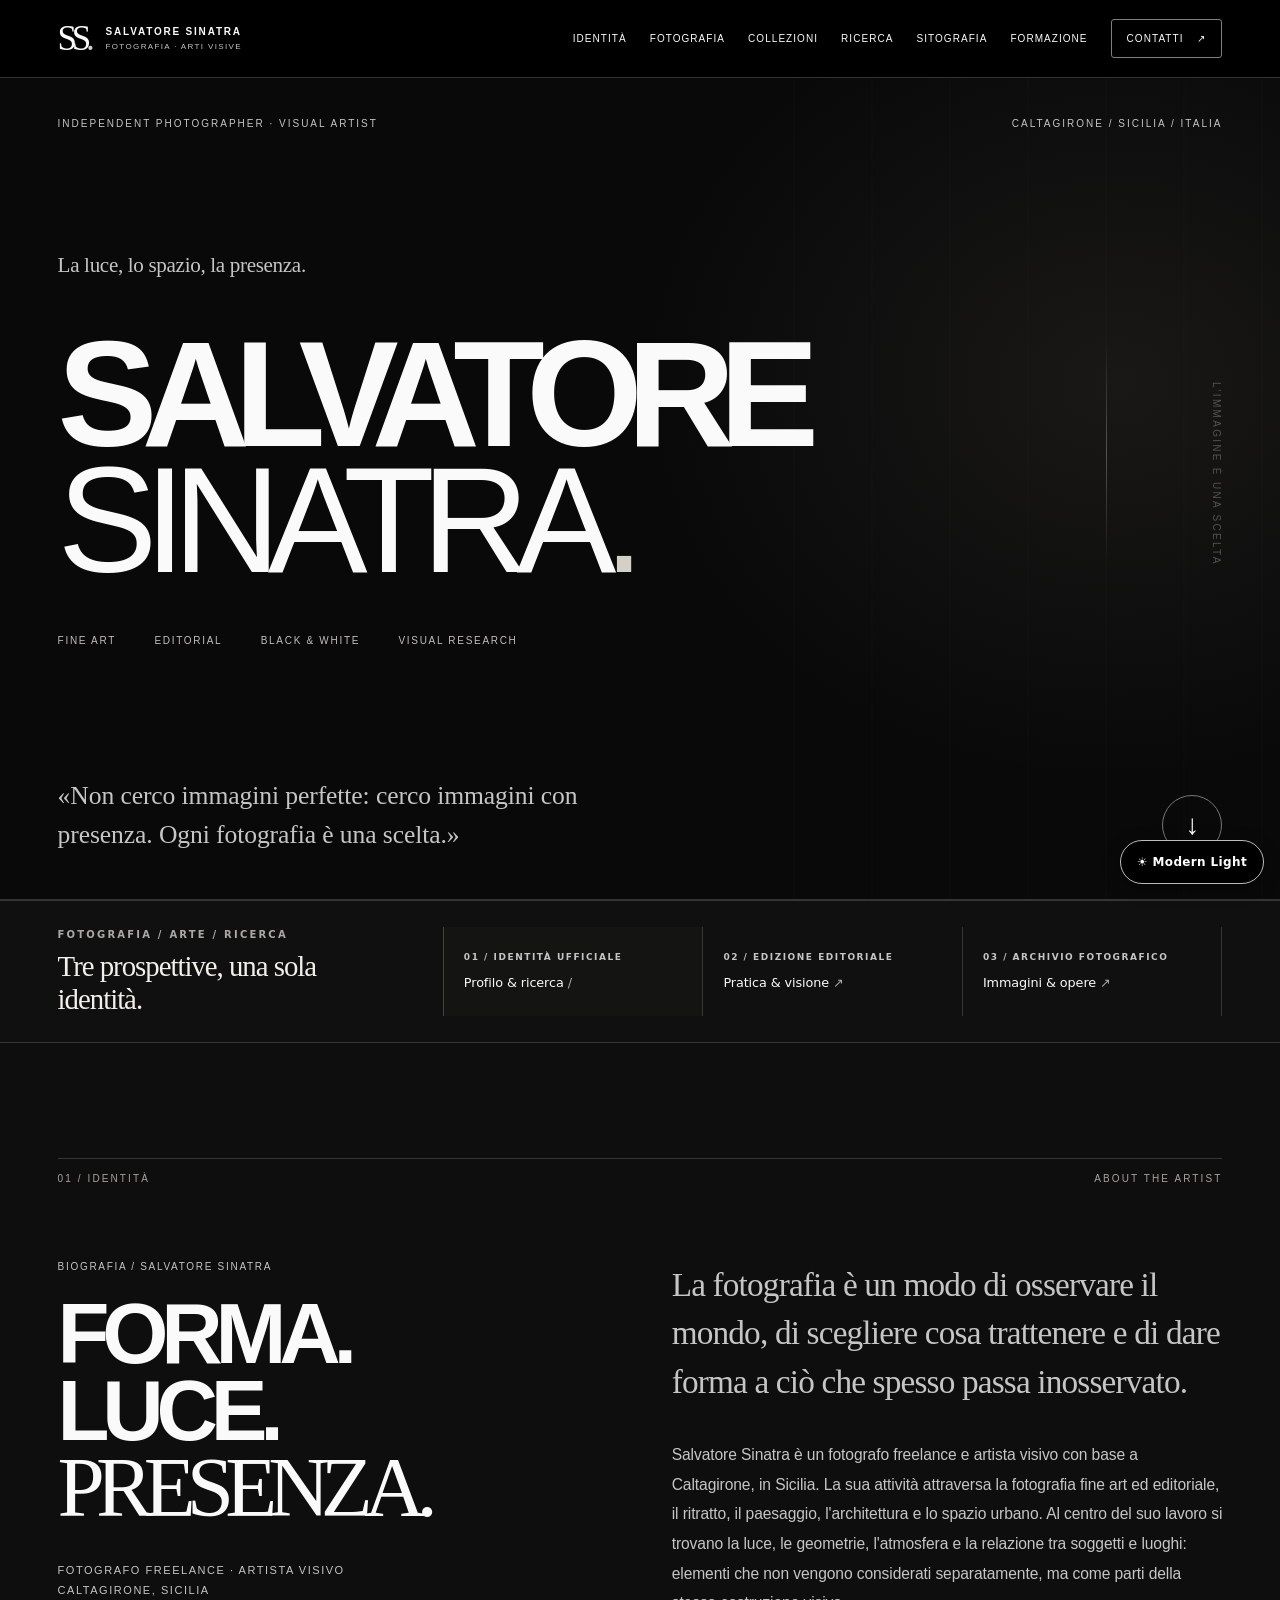
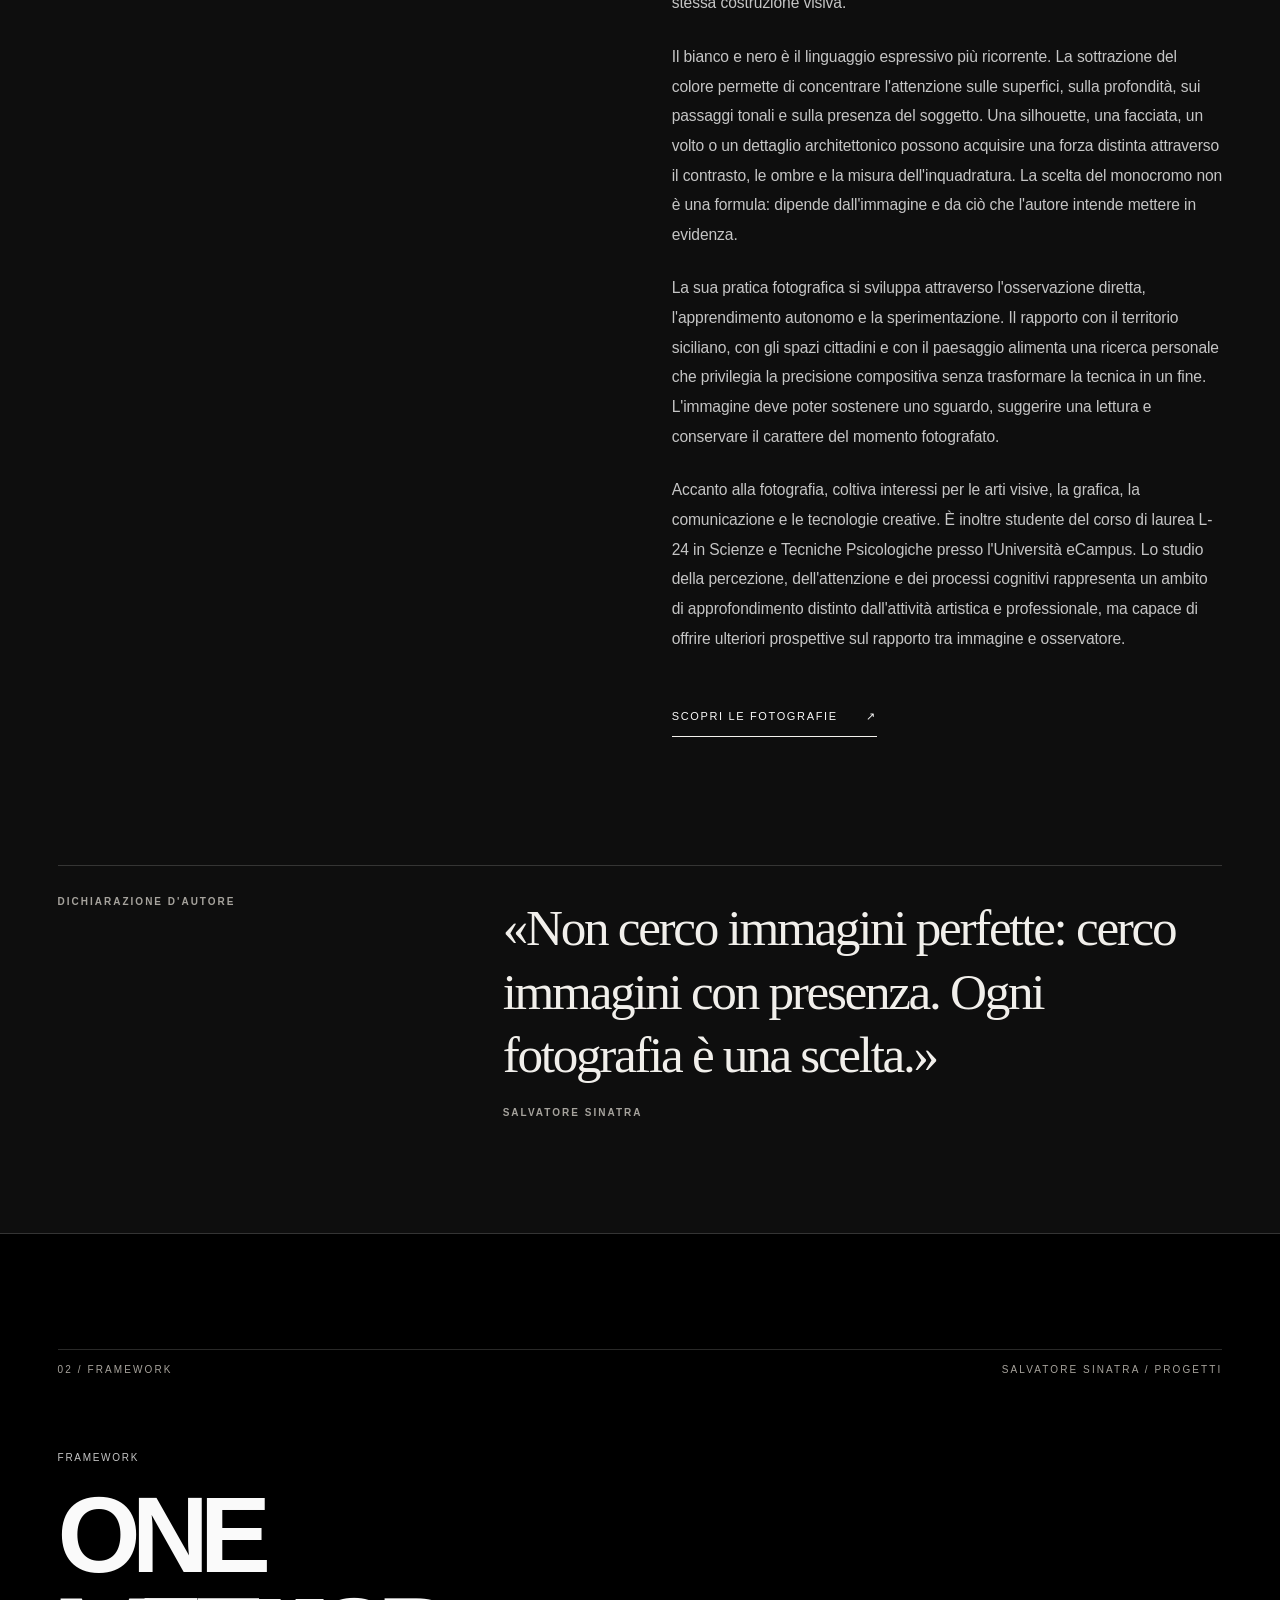
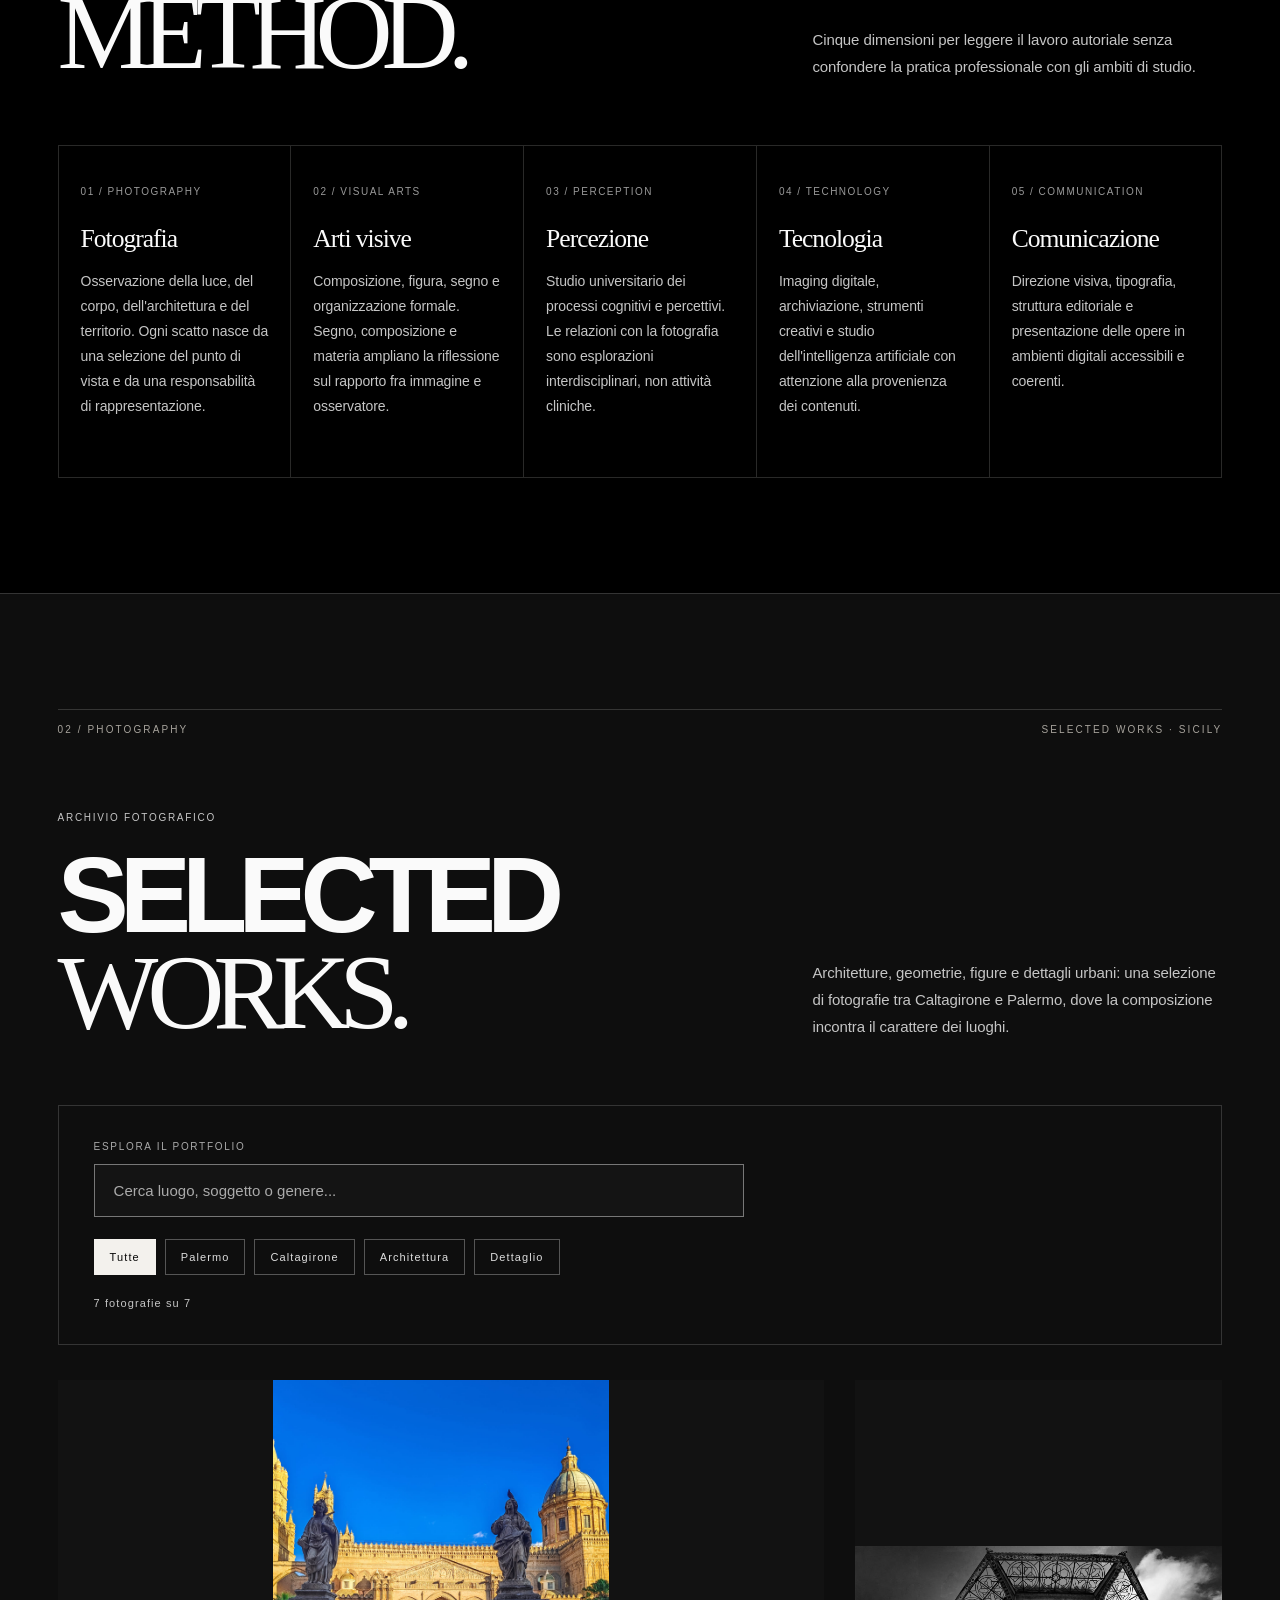
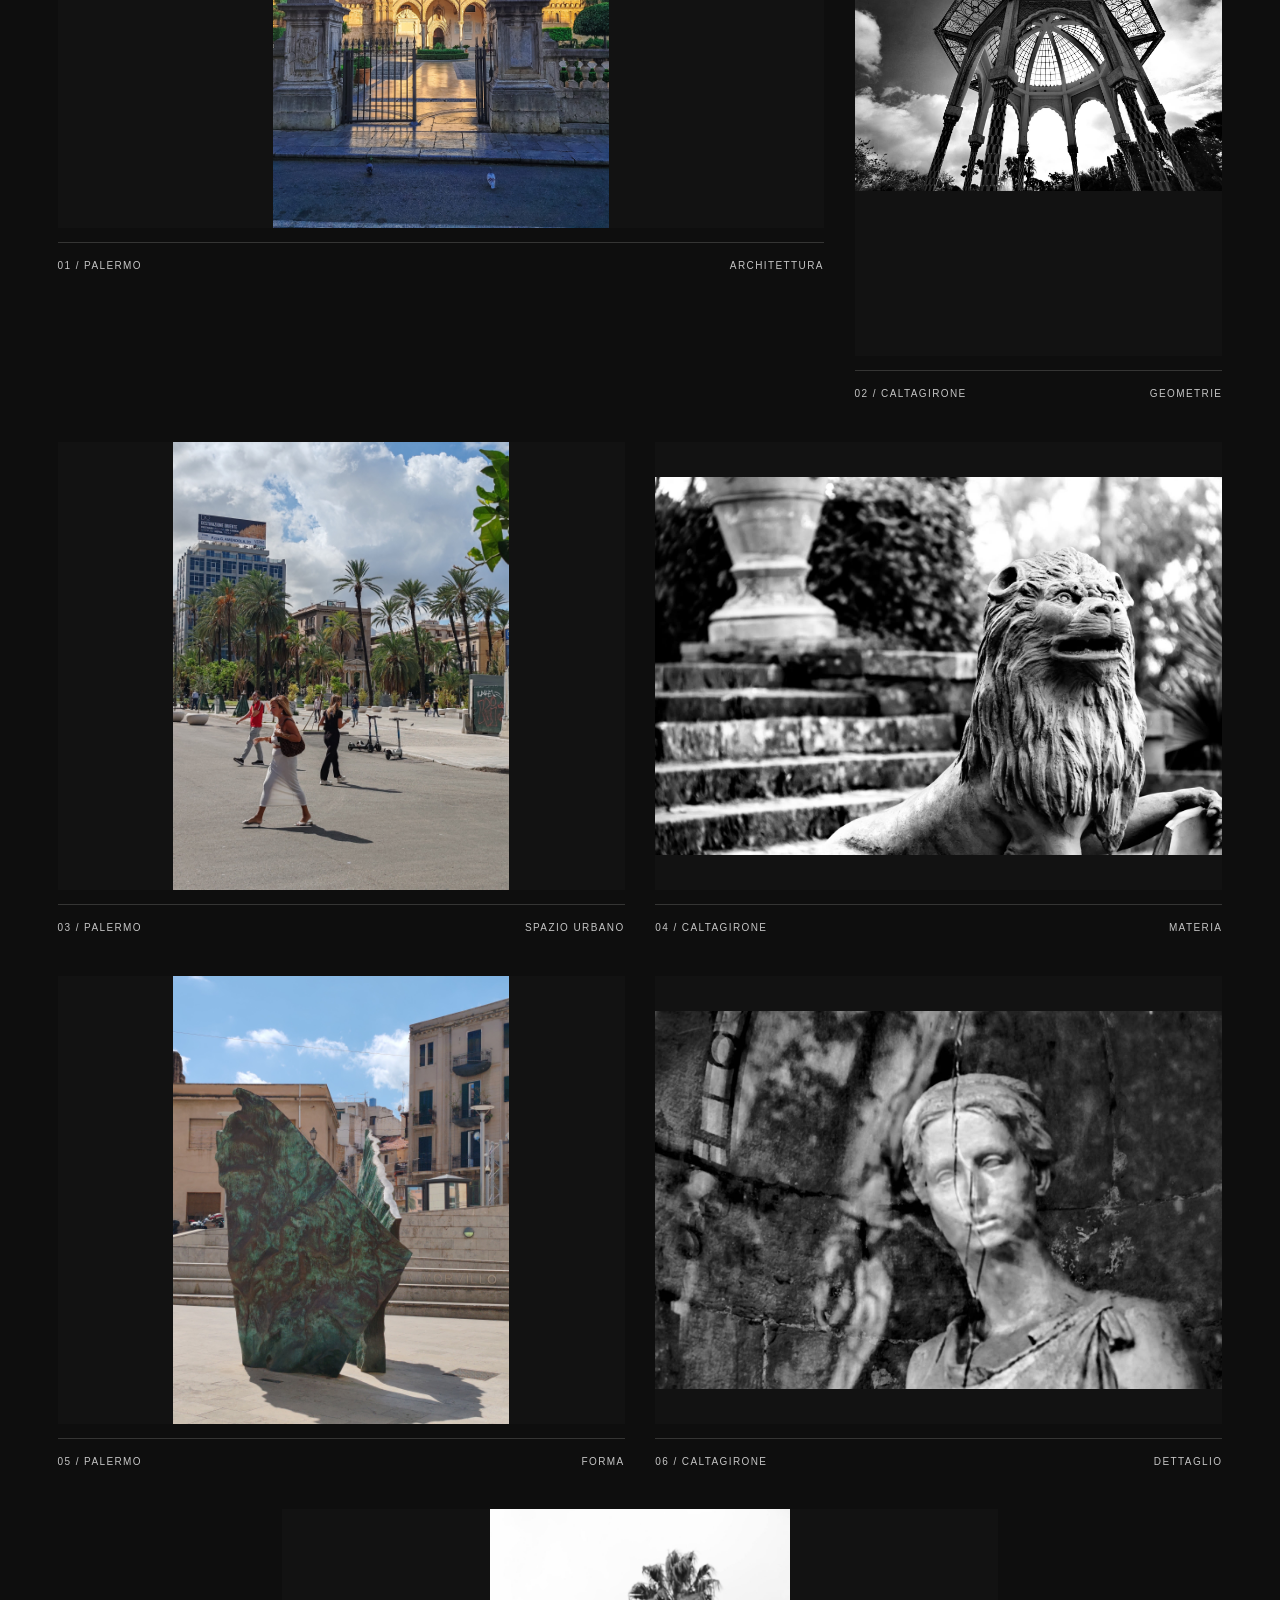
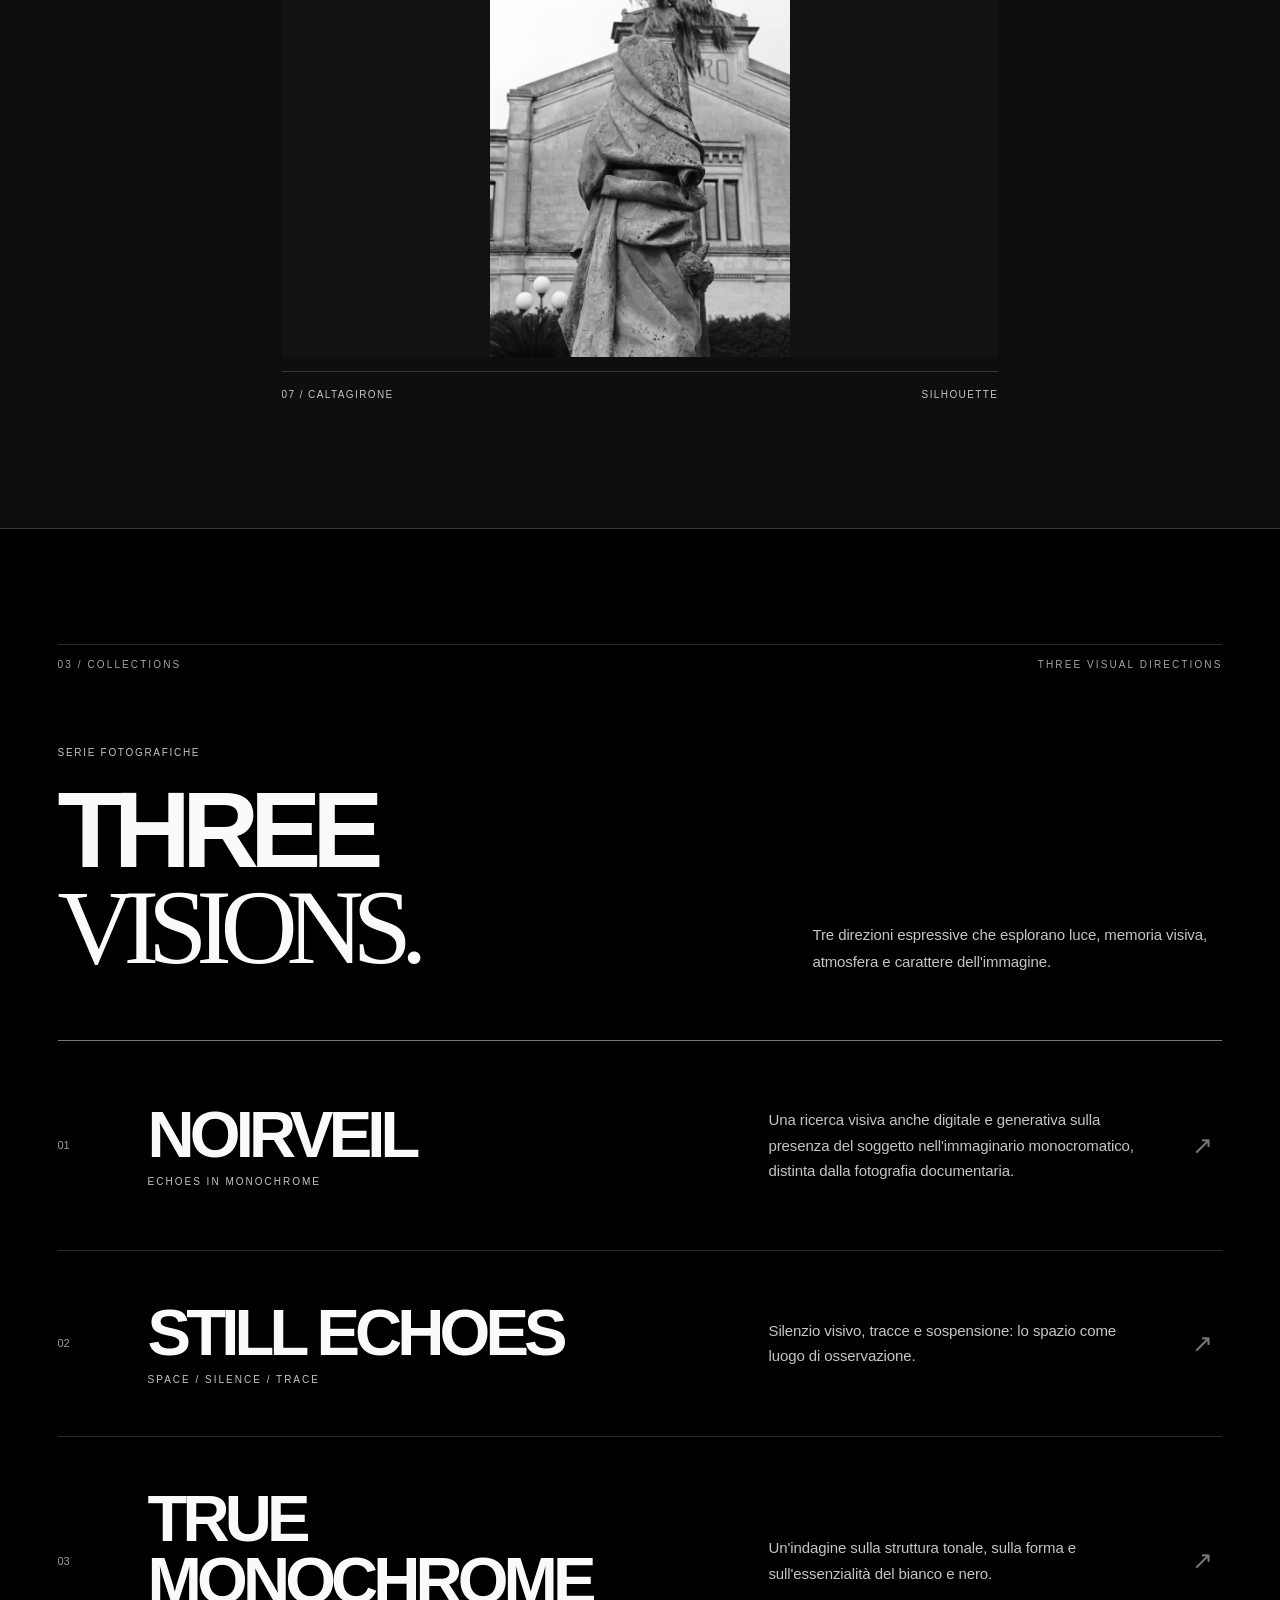
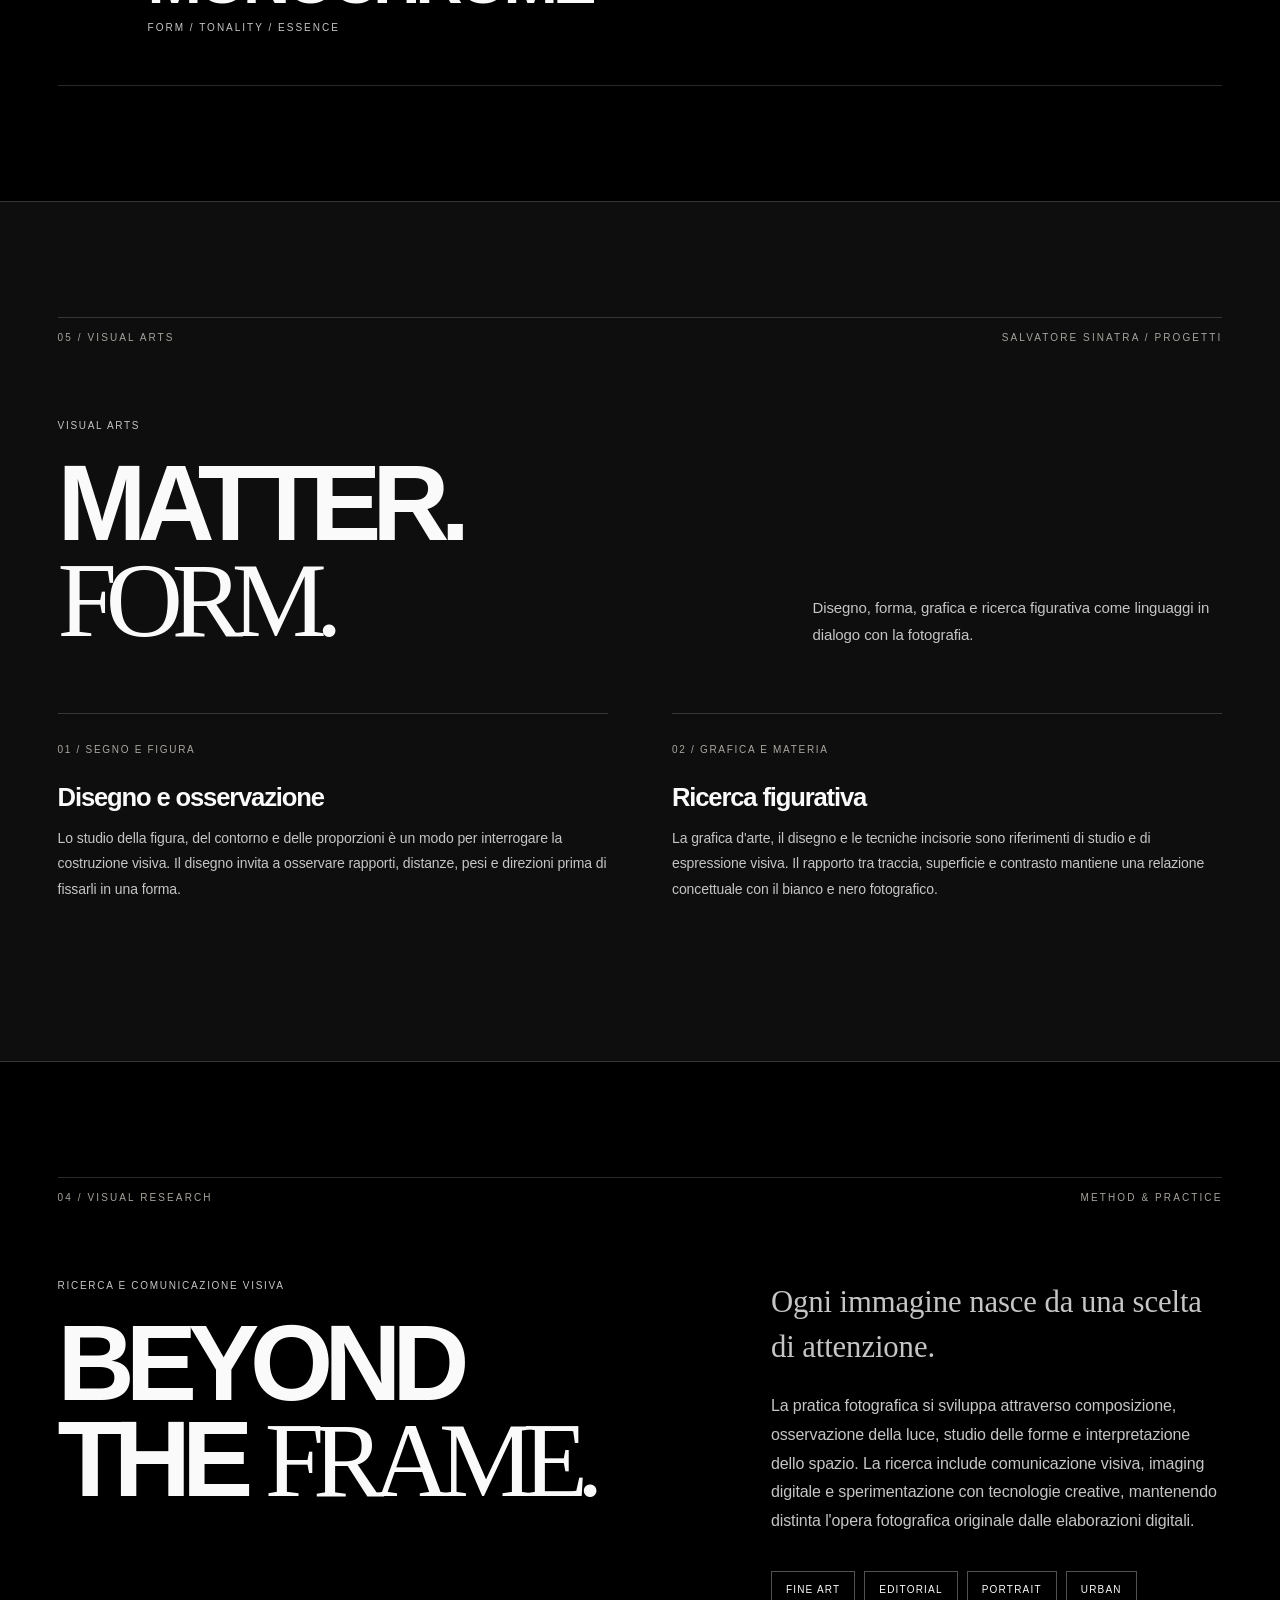
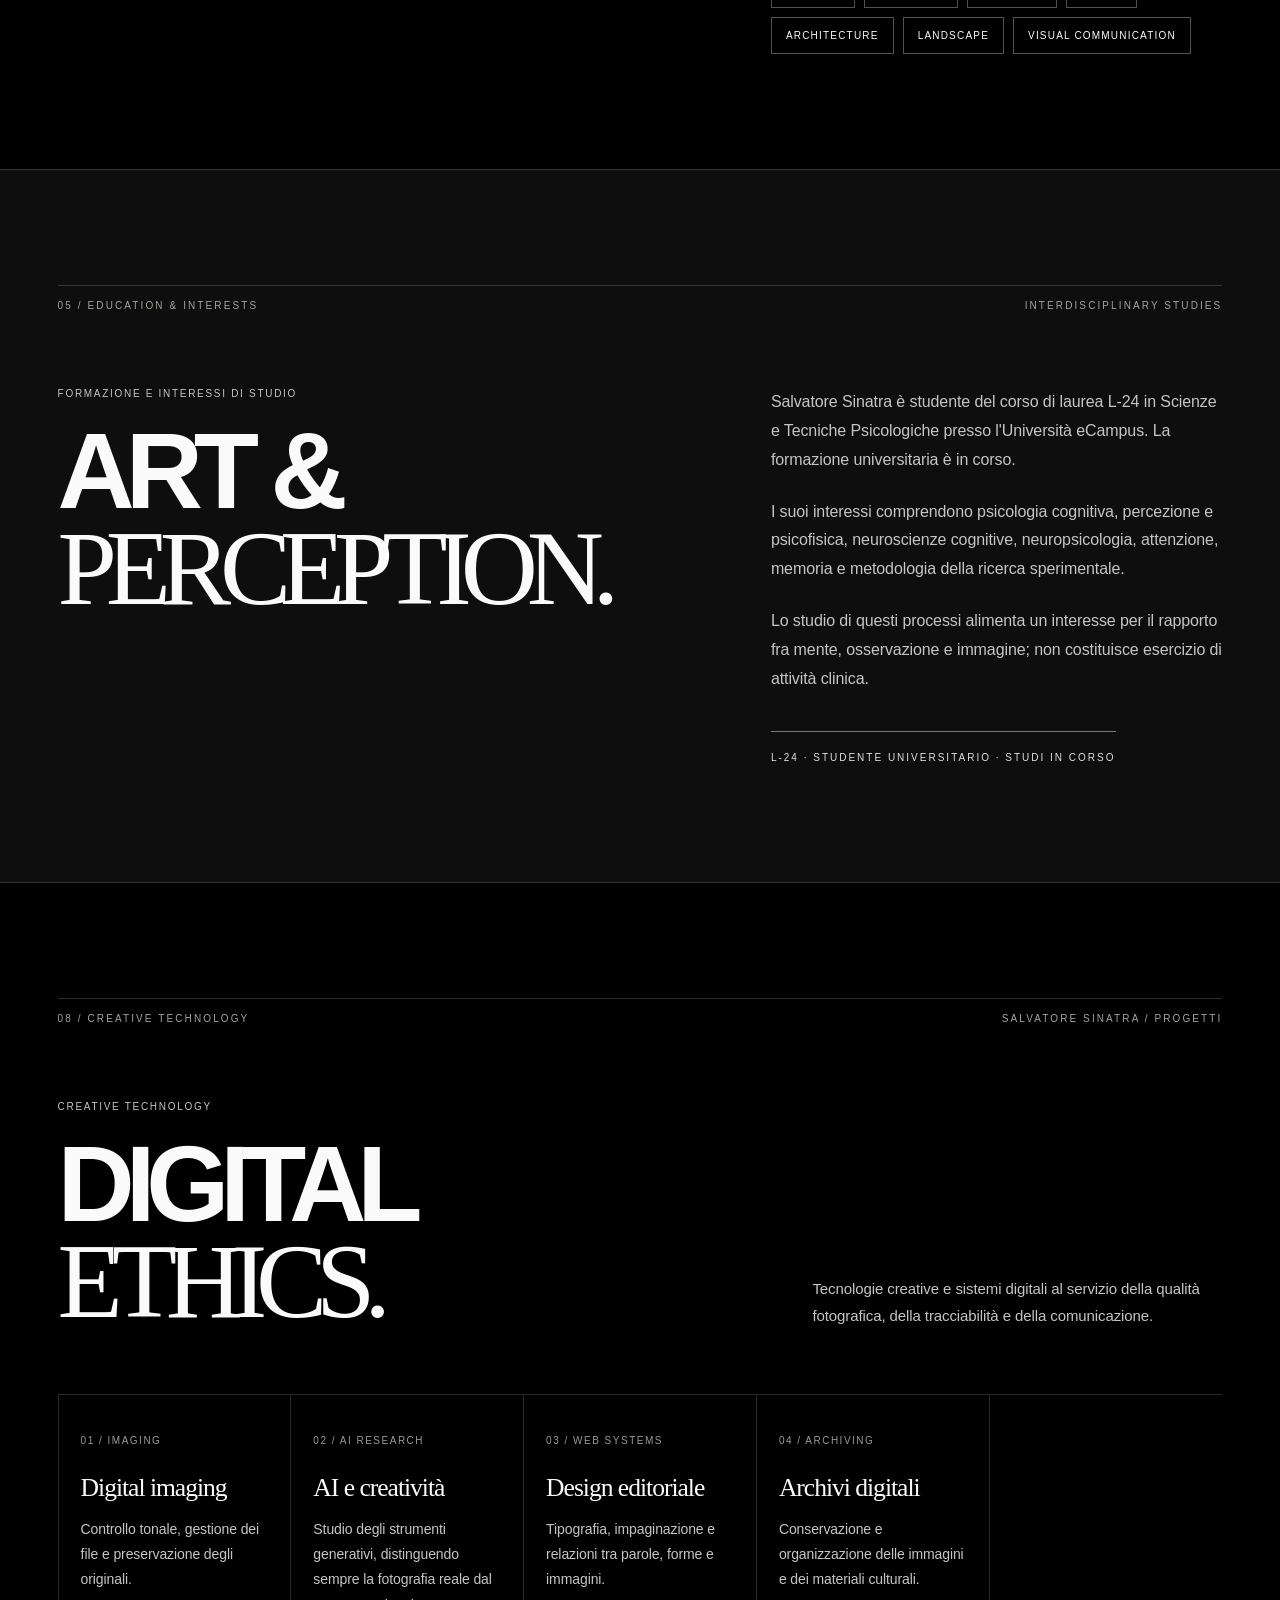
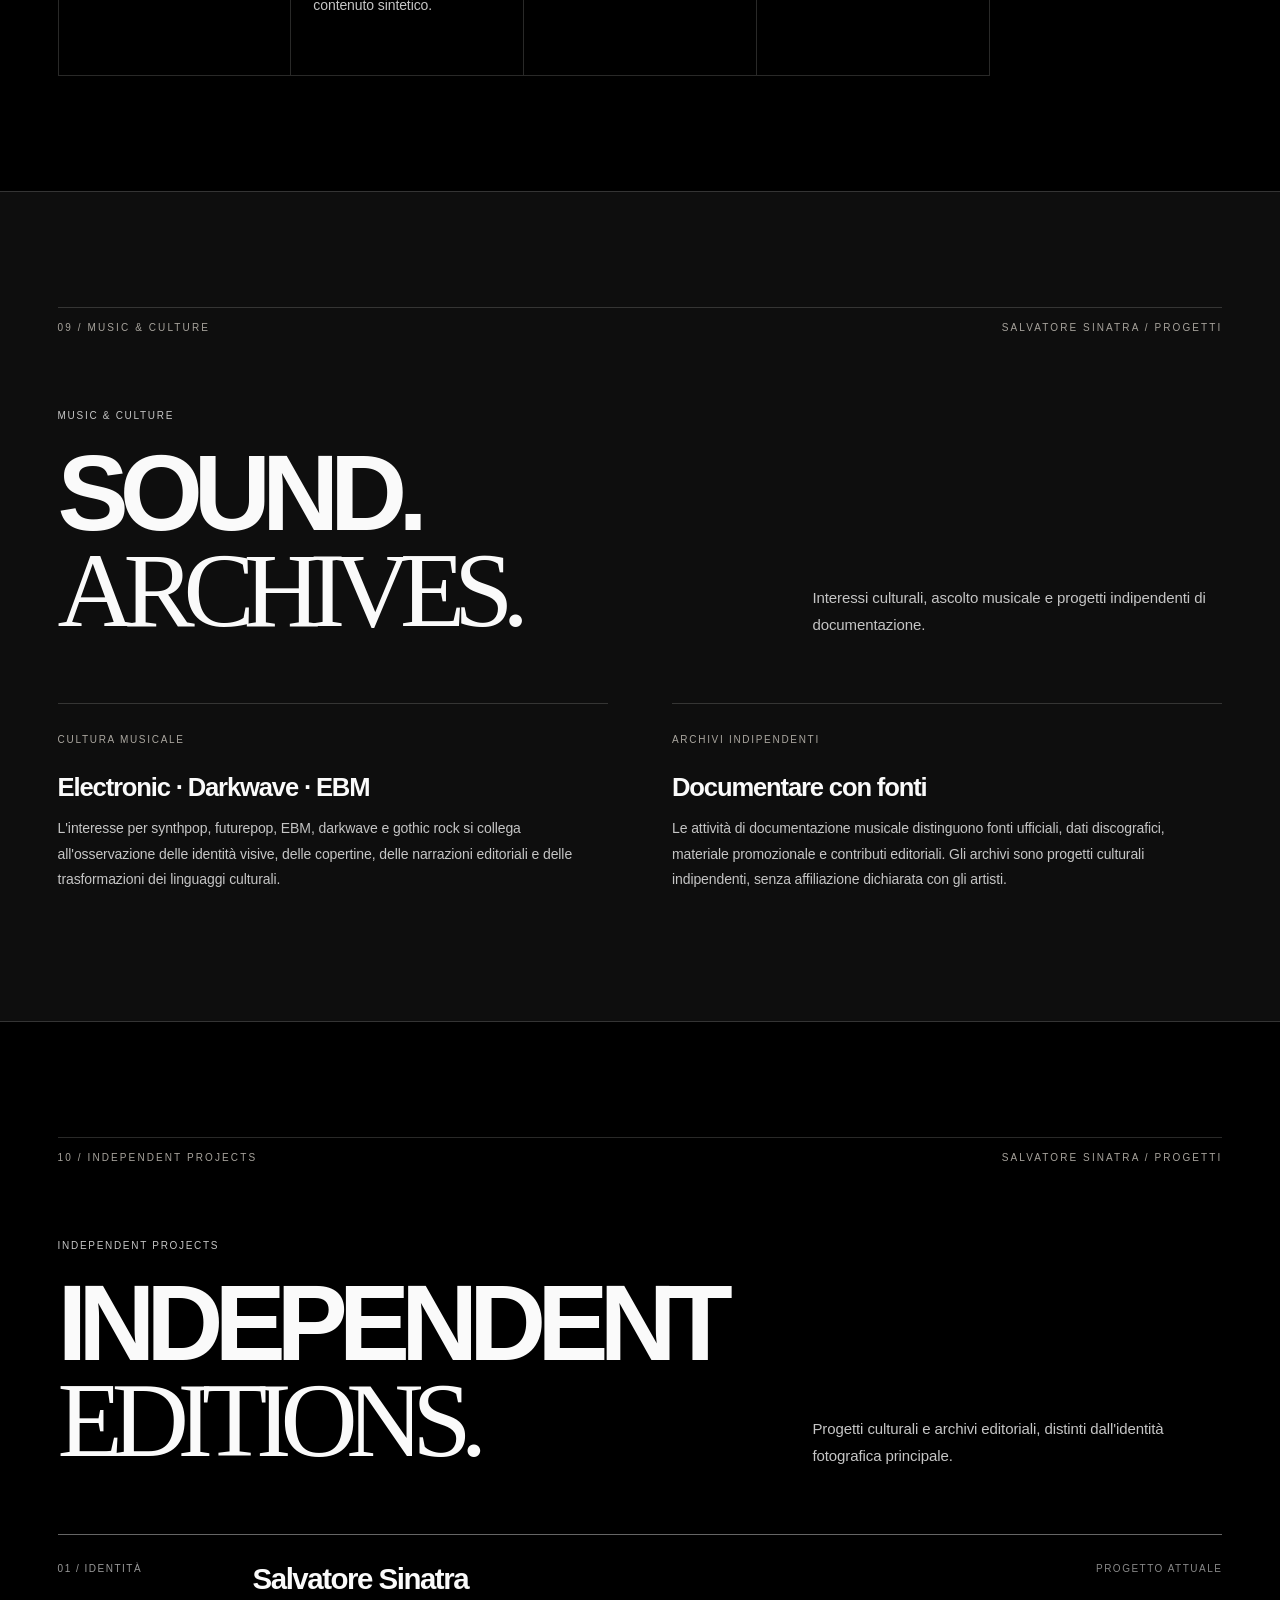
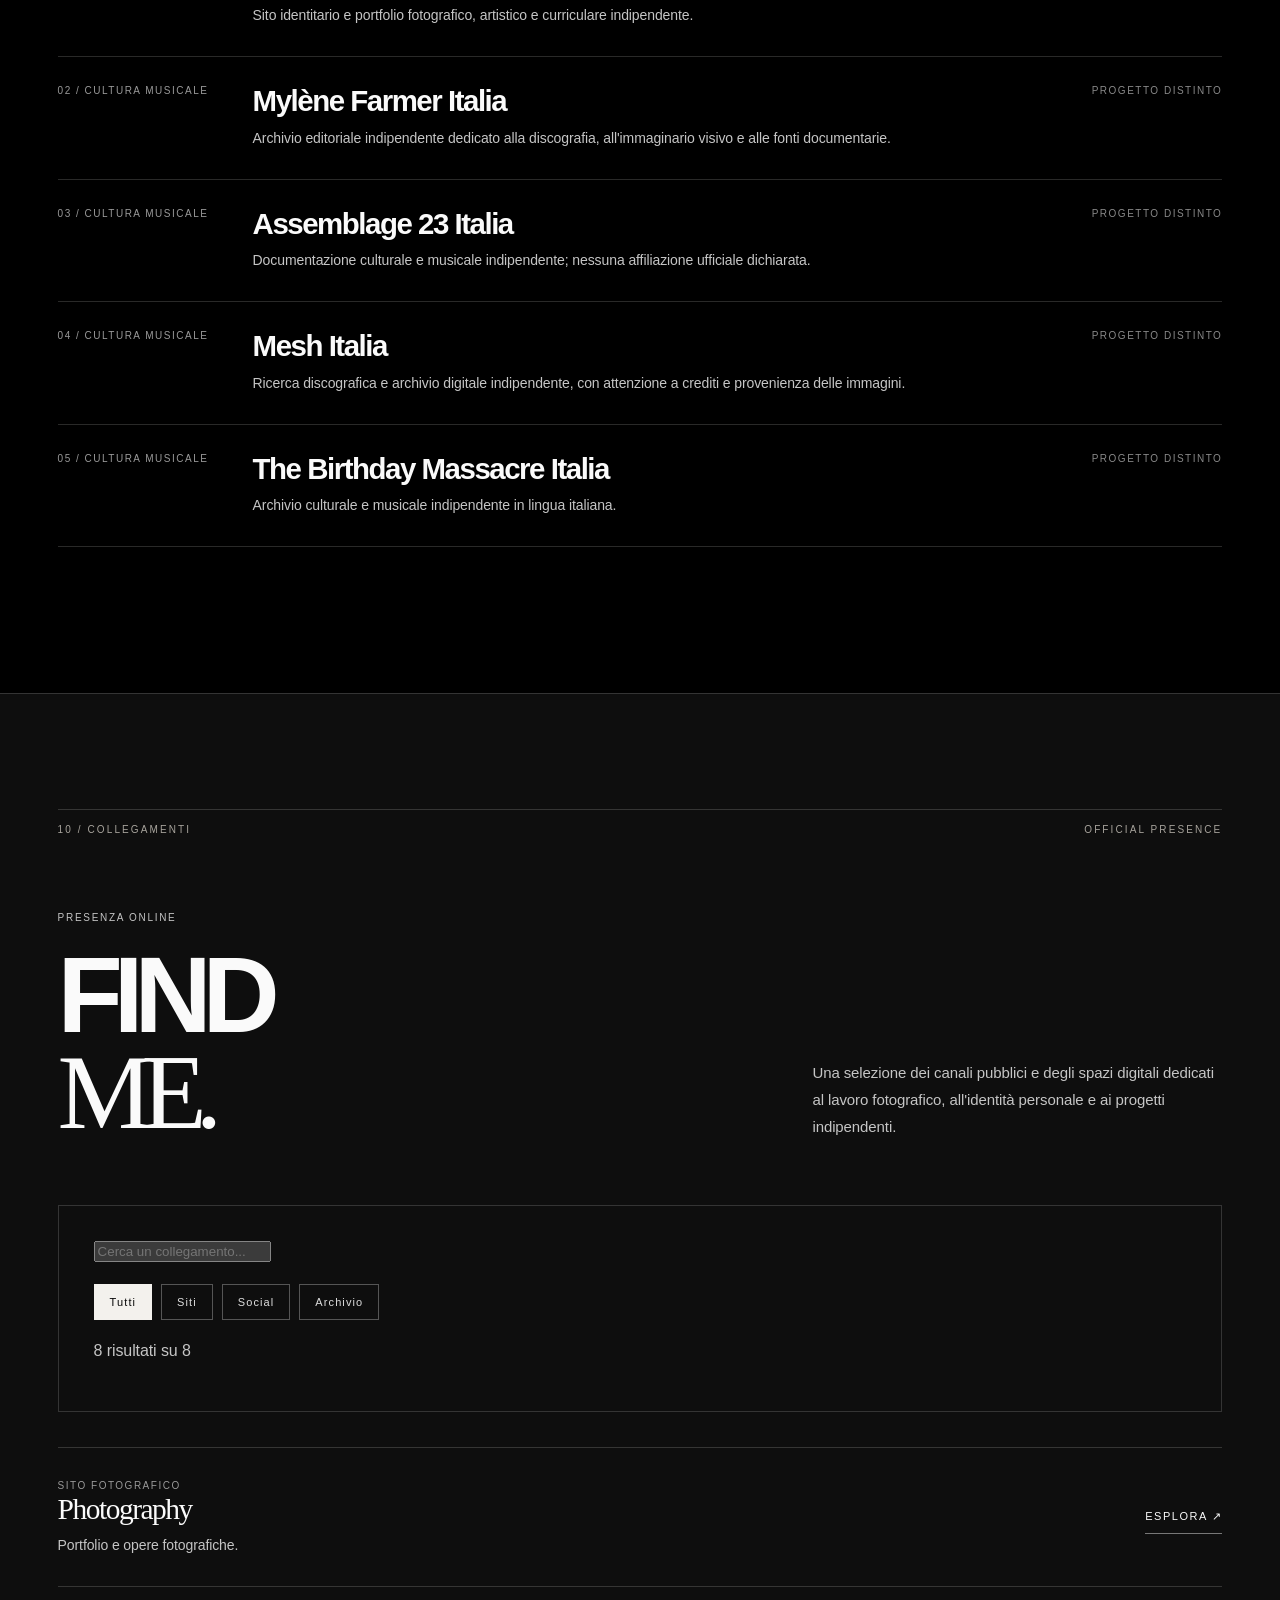
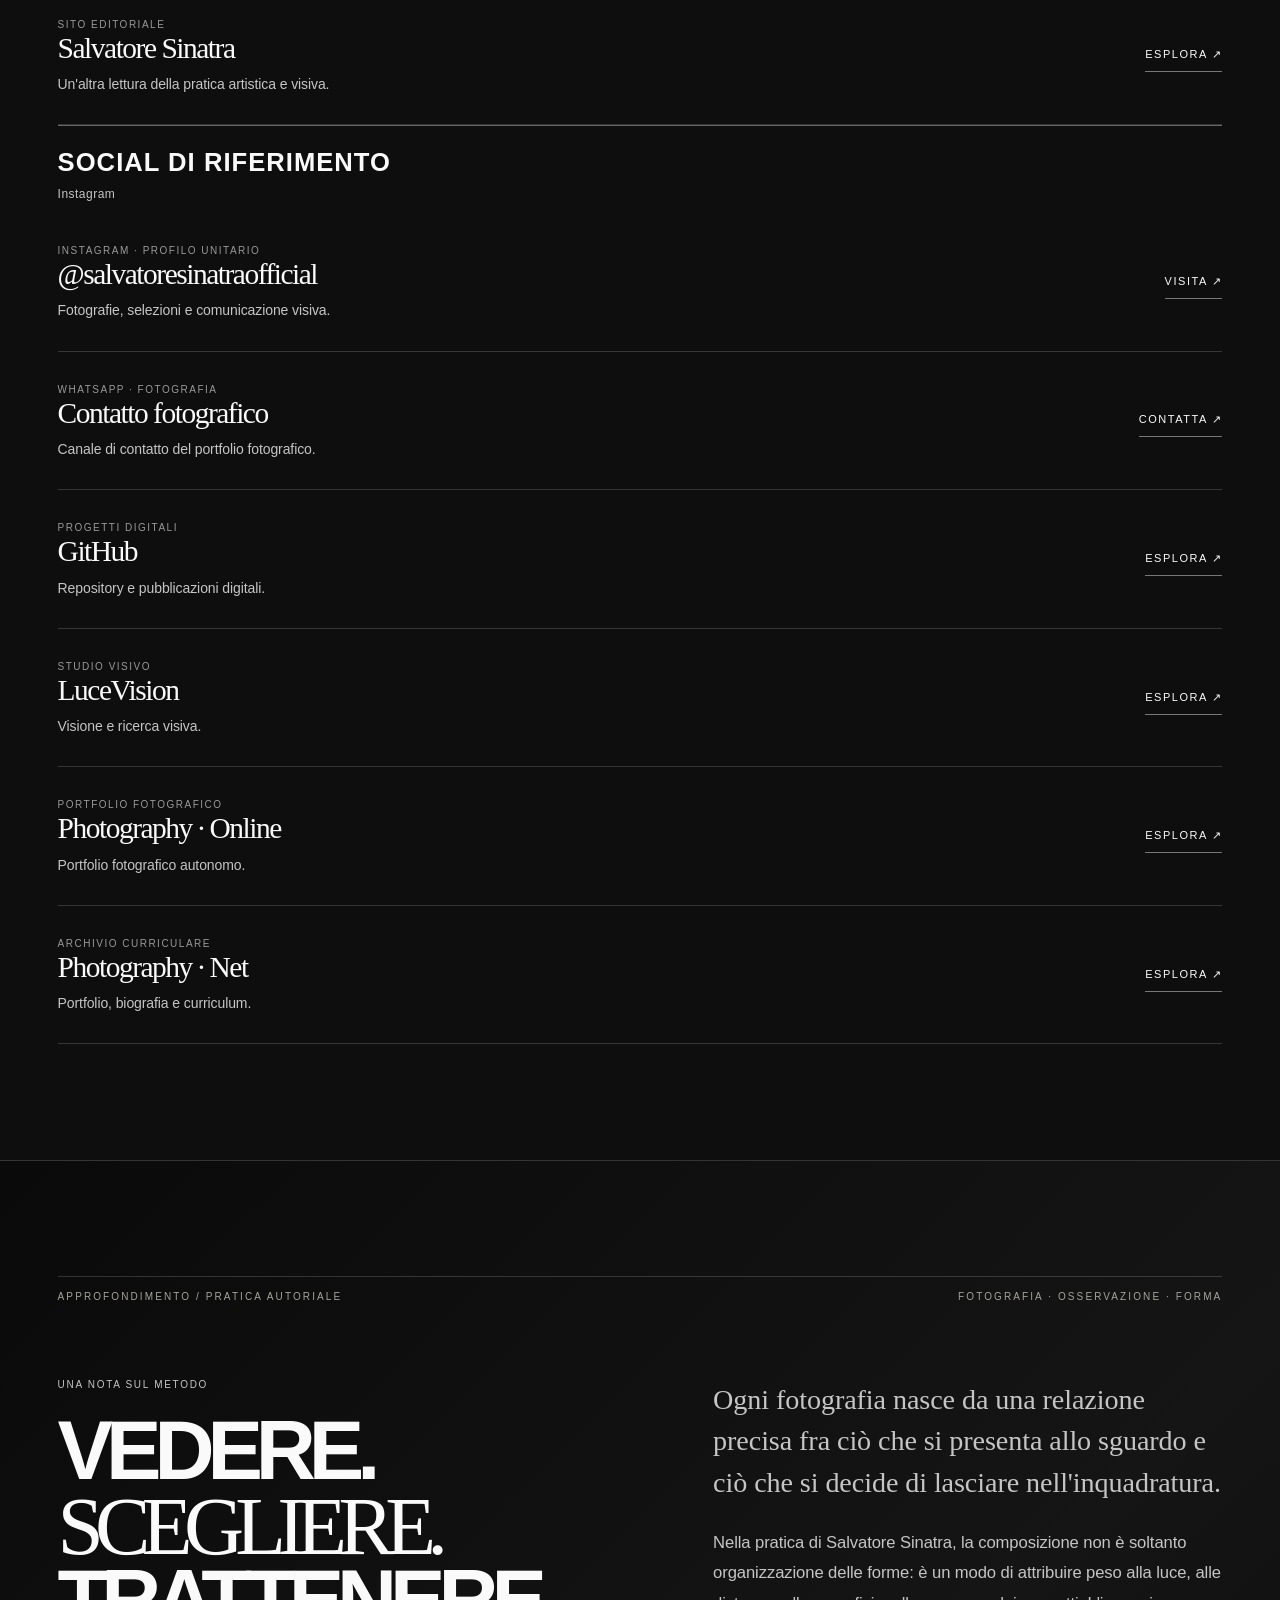
<file: index.html>
<!doctype html>
<html lang="it">
<head>
  <meta charset="utf-8">
  <meta name="viewport" content="width=device-width,initial-scale=1">
  <meta name="theme-color" content="#080808">
  <meta name="color-scheme" content="dark">
  <meta name="robots" content="index,follow,max-image-preview:large">
  <meta name="description" content="Salvatore Sinatra: fotografo freelance e artista visivo a Caltagirone. Portfolio fine art, ritratto, bianco e nero, ricerca visiva, arti e progetti indipendenti.">
  <link rel="canonical" href="https://www.salvatoresinatra.it/">
  <meta property="og:type" content="website">
  <meta property="og:locale" content="it_IT">
  <meta property="og:site_name" content="Salvatore Sinatra">
  <meta property="og:title" content="Salvatore Sinatra | Fotografia e arti visive">
  <meta property="og:description" content="Una ricerca fotografica tra luce, spazio e presenza. Portfolio, arti visive e ricerca di Salvatore Sinatra.">
  <meta property="og:url" content="https://www.salvatoresinatra.it/">
  <meta property="og:image" content="https://www.salvatoresinatra.it/assets/photos/palermo-cattedrale.jpg">
  <meta name="twitter:card" content="summary_large_image"><meta name="author" content="Salvatore Sinatra"><meta property="og:image:alt" content="Architettura fotografata a Palermo, dal portfolio di Salvatore Sinatra">
  <link rel="icon" href="favicon.svg" type="image/svg+xml">
  <link rel="stylesheet" href="assets/site.css">
  <title>Salvatore Sinatra | Fotografia fine art, arti visive e ricerca</title>
  <script type="application/ld+json">{"@context":"https://schema.org","@graph":[{"@context":"https://schema.org","@type":"Person","name":"Salvatore Sinatra","url":"https://www.salvatoresinatra.it/","jobTitle":["Fotografo freelance","Artista visivo"],"description":"Fotografia fine art, editoriale e ricerca visiva in bianco e nero.","homeLocation":{"@type":"Place","name":"Caltagirone, Sicilia, Italia"},"sameAs":["https://www.facebook.com/profile.php?id=61594648539977","https://www.instagram.com/salvatoresinatraofficial/"],"@id":"https://www.salvatoresinatra.it/#person"},{"@type":"WebSite","@id":"https://www.salvatoresinatra.it/#website","url":"https://www.salvatoresinatra.it/","name":"Salvatore Sinatra","inLanguage":"it-IT","about":{"@id":"https://www.salvatoresinatra.it/#person"}}]}</script>
<link rel="stylesheet" href="assets/ss-visual-theme.css"><link rel="stylesheet" href="assets/ss-editorial-v11.css"><link rel="stylesheet" href="assets/ss-editorial-v12.css"><link rel="stylesheet" href="assets/ss-enhancement-v13.css"><link rel="stylesheet" href="assets/ss-contact-footer.css"></head>
<body id="top">
  <a class="skip-link" href="#main">Vai al contenuto</a>
  <header class="site-header" id="header">
    <a class="wordmark" href="#top" aria-label="Salvatore Sinatra, torna all'inizio"><span class="monogram">SS<span class="monogram-dot">.</span></span><span class="wordmark-name">SALVATORE SINATRA<small>FOTOGRAFIA · ARTI VISIVE</small></span></a>
    <button class="nav-toggle" type="button" aria-controls="main-nav" aria-expanded="false" aria-label="Apri il menu"><span></span><span></span></button>
    <nav class="nav" id="main-nav" aria-label="Navigazione principale"><a href="#identita">Identità</a><a href="#portfolio">Fotografia</a><a href="#collezioni">Collezioni</a><a href="#ricerca">Ricerca</a><a href="#directory">Sitografia</a><a href="#formazione">Formazione</a><a class="nav-contact" href="#contatti">Contatti <span aria-hidden="true">↗</span></a></nav>
  </header>
  <main id="main">
    <section id="home" class="hero" aria-labelledby="hero-title">
      <div class="hero-top"><span class="eyebrow">INDEPENDENT PHOTOGRAPHER · VISUAL ARTIST</span><span class="eyebrow right">CALTAGIRONE / SICILIA / ITALIA</span></div>
      <div class="hero-core"><p class="hero-prelude">La luce, lo spazio, la presenza.</p><h1 id="hero-title">SALVATORE<br><em>SINATRA<span class="hero-period">.</span></em></h1><div class="hero-baseline"><span>FINE ART</span><span>EDITORIAL</span><span>BLACK & WHITE</span><span>VISUAL RESEARCH</span></div></div>
      <div class="hero-bottom"><p class="manifesto">«Non cerco immagini perfette: cerco immagini con presenza. Ogni fotografia è una scelta.»</p><a class="round-link" href="#portfolio" aria-label="Scopri il portfolio fotografico"><span aria-hidden="true">↓</span></a></div>
      <div class="hero-index" aria-hidden="true">L’IMMAGINE È UNA SCELTA</div><div class="ss12-hero-line" aria-hidden="true"></div>
    </section><aside class="ss11-network" aria-label="Sistema editoriale e siti di Salvatore Sinatra"><div class="ss11-network__heading"><span class="ss11-network__eyebrow">FOTOGRAFIA / ARTE / RICERCA</span><strong>Tre prospettive, una sola identità.</strong></div><nav class="ss11-network__links" aria-label="Naviga tra i siti identitari"><a class="ss11-network__link" href="https://www.salvatoresinatra.it/" aria-current="page"><small>01 / IDENTITÀ UFFICIALE</small><span>Profilo & ricerca</span></a><a class="ss11-network__link" href="https://www.salvatore-sinatra.it/"><small>02 / EDIZIONE EDITORIALE</small><span>Pratica & visione</span></a><a class="ss11-network__link" href="https://www.salvatoresinatraphotography.it/"><small>03 / ARCHIVIO FOTOGRAFICO</small><span>Immagini & opere</span></a></nav></aside>
    <section class="section intro-section" id="identita" aria-labelledby="identita-title">
  <div class="section-meta"><span>01 / IDENTITÀ</span><span>ABOUT THE ARTIST</span></div>
  <div class="intro-layout">
    <div class="ss12-intro-heading">
      <p class="section-overline">BIOGRAFIA / SALVATORE SINATRA</p>
      <h2 id="identita-title" class="display-title">FORMA.<br>LUCE.<br><i>PRESENZA.</i></h2>
      <p class="ss12-side-note">Fotografo freelance · Artista visivo<br>Caltagirone, Sicilia</p>
    </div>
    <div class="intro-copy ss12-biography">
      <p class="lead">La fotografia è un modo di osservare il mondo, di scegliere cosa trattenere e di dare forma a ciò che spesso passa inosservato.</p>
      <p>Salvatore Sinatra è un fotografo freelance e artista visivo con base a Caltagirone, in Sicilia. La sua attività attraversa la fotografia fine art ed editoriale, il ritratto, il paesaggio, l'architettura e lo spazio urbano. Al centro del suo lavoro si trovano la luce, le geometrie, l'atmosfera e la relazione tra soggetti e luoghi: elementi che non vengono considerati separatamente, ma come parti della stessa costruzione visiva.</p>
      <p>Il bianco e nero è il linguaggio espressivo più ricorrente. La sottrazione del colore permette di concentrare l'attenzione sulle superfici, sulla profondità, sui passaggi tonali e sulla presenza del soggetto. Una silhouette, una facciata, un volto o un dettaglio architettonico possono acquisire una forza distinta attraverso il contrasto, le ombre e la misura dell'inquadratura. La scelta del monocromo non è una formula: dipende dall'immagine e da ciò che l'autore intende mettere in evidenza.</p>
      <p>La sua pratica fotografica si sviluppa attraverso l'osservazione diretta, l'apprendimento autonomo e la sperimentazione. Il rapporto con il territorio siciliano, con gli spazi cittadini e con il paesaggio alimenta una ricerca personale che privilegia la precisione compositiva senza trasformare la tecnica in un fine. L'immagine deve poter sostenere uno sguardo, suggerire una lettura e conservare il carattere del momento fotografato.</p>
      <p>Accanto alla fotografia, coltiva interessi per le arti visive, la grafica, la comunicazione e le tecnologie creative. È inoltre studente del corso di laurea L-24 in Scienze e Tecniche Psicologiche presso l'Università eCampus. Lo studio della percezione, dell'attenzione e dei processi cognitivi rappresenta un ambito di approfondimento distinto dall'attività artistica e professionale, ma capace di offrire ulteriori prospettive sul rapporto tra immagine e osservatore.</p>
      <a class="text-link" href="#portfolio">SCOPRI LE FOTOGRAFIE <span aria-hidden="true">↗</span></a>
    </div>
  </div>
  <div class="ss12-statement"><span class="ss12-statement-kicker">DICHIARAZIONE D'AUTORE</span><blockquote>«Non cerco immagini perfette: cerco immagini con presenza. Ogni fotografia è una scelta.»</blockquote><span class="ss12-statement-signature">SALVATORE SINATRA</span></div>
</section>
    <section class="section atlas-section" id="framework" aria-labelledby="framework-title"><div class="section-meta"><span>02 / FRAMEWORK</span><span>SALVATORE SINATRA / PROGETTI</span></div><div class="section-head"><div><p class="section-overline">FRAMEWORK</p><h2 class="display-title" id="framework-title">ONE<br><i>METHOD.</i></h2></div><p>Cinque dimensioni per leggere il lavoro autoriale senza confondere la pratica professionale con gli ambiti di studio.</p></div><div class="atlas-pillar-grid">
<article><span>01 / PHOTOGRAPHY</span><h3>Fotografia</h3><p>Osservazione della luce, del corpo, dell'architettura e del territorio. Ogni scatto nasce da una selezione del punto di vista e da una responsabilità di rappresentazione.</p></article>
<article><span>02 / VISUAL ARTS</span><h3>Arti visive</h3><p>Composizione, figura, segno e organizzazione formale. Segno, composizione e materia ampliano la riflessione sul rapporto fra immagine e osservatore.</p></article>
<article><span>03 / PERCEPTION</span><h3>Percezione</h3><p>Studio universitario dei processi cognitivi e percettivi. Le relazioni con la fotografia sono esplorazioni interdisciplinari, non attività cliniche.</p></article>
<article><span>04 / TECHNOLOGY</span><h3>Tecnologia</h3><p>Imaging digitale, archiviazione, strumenti creativi e studio dell'intelligenza artificiale con attenzione alla provenienza dei contenuti.</p></article>
<article><span>05 / COMMUNICATION</span><h3>Comunicazione</h3><p>Direzione visiva, tipografia, struttura editoriale e presentazione delle opere in ambienti digitali accessibili e coerenti.</p></article>
</div></section><section class="section portfolio-section" id="portfolio" aria-labelledby="portfolio-title">
      <div class="section-meta"><span>02 / PHOTOGRAPHY</span><span>SELECTED WORKS · SICILY</span></div>
      <div class="section-head"><div><p class="section-overline">ARCHIVIO FOTOGRAFICO</p><h2 id="portfolio-title" class="display-title">SELECTED<br><i>WORKS.</i></h2></div><p>Architetture, geometrie, figure e dettagli urbani: una selezione di fotografie tra Caltagirone e Palermo, dove la composizione incontra il carattere dei luoghi.</p></div>
      <div class="atlas-tools portfolio-tools"><label class="atlas-search-label" for="portfolio-search">ESPLORA IL PORTFOLIO</label><input id="portfolio-search" class="atlas-search" type="search" placeholder="Cerca luogo, soggetto o genere..." autocomplete="off"><div class="atlas-filters" role="group" aria-label="Filtra il portfolio"><button type="button" data-photo-filter="all" aria-pressed="true">Tutte</button><button type="button" data-photo-filter="palermo" aria-pressed="false">Palermo</button><button type="button" data-photo-filter="caltagirone" aria-pressed="false">Caltagirone</button><button type="button" data-photo-filter="architecture" aria-pressed="false">Architettura</button><button type="button" data-photo-filter="detail" aria-pressed="false">Dettaglio</button></div><p id="portfolio-count" class="atlas-count" role="status" aria-live="polite"></p></div><div class="portfolio-grid">
        <figure class="photo-item photo-wide" data-location="palermo" data-genre="architecture" data-search="palermo architecture palermo, dettagli architettonici della cattedrale"><button type="button" class="photo-open" aria-label="Apri fotografia: Palermo, dettagli architettonici della Cattedrale"><img src="assets/photos/palermo-cattedrale.jpg" alt="Palermo, dettagli architettonici della Cattedrale" decoding="async" loading="lazy"></button><figcaption><span>01 / PALERMO</span><span>ARCHITETTURA</span></figcaption></figure>
        <figure class="photo-item photo-tall" data-location="caltagirone" data-genre="architecture" data-search="caltagirone architecture caltagirone, geometrie del portico della villa comunale"><button type="button" class="photo-open" aria-label="Apri fotografia: Caltagirone, geometrie del portico della Villa Comunale"><img src="assets/photos/caltagirone-portico.jpg" alt="Caltagirone, geometrie del portico della Villa Comunale" loading="lazy" decoding="async"></button><figcaption><span>02 / CALTAGIRONE</span><span>GEOMETRIE</span></figcaption></figure>
        <figure class="photo-item" data-location="palermo" data-genre="urban" data-search="palermo urban palermo, vita urbana tra passanti e palme"><button type="button" class="photo-open" aria-label="Apri fotografia: Palermo, vita urbana tra passanti e palme"><img src="assets/photos/palermo-vita-urbana.jpg" alt="Palermo, vita urbana tra passanti e palme" loading="lazy" decoding="async"></button><figcaption><span>03 / PALERMO</span><span>SPAZIO URBANO</span></figcaption></figure>
        <figure class="photo-item" data-location="caltagirone" data-genre="detail" data-search="caltagirone detail caltagirone, dettaglio di una scultura di leone in pietra"><button type="button" class="photo-open" aria-label="Apri fotografia: Caltagirone, dettaglio di una scultura di leone in pietra"><img src="assets/photos/caltagirone-leone.jpg" alt="Caltagirone, dettaglio di una scultura di leone in pietra" loading="lazy" decoding="async"></button><figcaption><span>04 / CALTAGIRONE</span><span>MATERIA</span></figcaption></figure>
        <figure class="photo-item" data-location="palermo" data-genre="urban" data-search="palermo urban palermo, scultura contemporanea nello spazio urbano"><button type="button" class="photo-open" aria-label="Apri fotografia: Palermo, scultura contemporanea nello spazio urbano"><img src="assets/photos/palermo-forma-urbana.jpg" alt="Palermo, scultura contemporanea nello spazio urbano" loading="lazy" decoding="async"></button><figcaption><span>05 / PALERMO</span><span>FORMA</span></figcaption></figure>
        <figure class="photo-item" data-location="caltagirone" data-genre="detail" data-search="caltagirone detail caltagirone, dettaglio di una figura scultorea"><button type="button" class="photo-open" aria-label="Apri fotografia: Caltagirone, dettaglio di una figura scultorea"><img src="assets/photos/caltagirone-figura.jpg" alt="Caltagirone, dettaglio di una figura scultorea" loading="lazy" decoding="async"></button><figcaption><span>06 / CALTAGIRONE</span><span>DETTAGLIO</span></figcaption></figure>
        <figure class="photo-item photo-last" data-location="caltagirone" data-genre="architecture" data-search="caltagirone architecture caltagirone, scultura e architettura nella villa comunale"><button type="button" class="photo-open" aria-label="Apri fotografia: Caltagirone, scultura e architettura nella Villa Comunale"><img src="assets/photos/caltagirone-scultura.jpg" alt="Caltagirone, scultura e architettura nella Villa Comunale" loading="lazy" decoding="async"></button><figcaption><span>07 / CALTAGIRONE</span><span>SILHOUETTE</span></figcaption></figure>
      </div>
      <p id="portfolio-empty" class="atlas-note" hidden>Nessuna fotografia corrisponde alla ricerca.</p>
    </section>
    <section class="section collections-section" id="collezioni" aria-labelledby="collections-title">
      <div class="section-meta"><span>03 / COLLECTIONS</span><span>THREE VISUAL DIRECTIONS</span></div>
      <div class="section-head"><div><p class="section-overline">SERIE FOTOGRAFICHE</p><h2 id="collections-title" class="display-title">THREE<br><i>VISIONS.</i></h2></div><p>Tre direzioni espressive che esplorano luce, memoria visiva, atmosfera e carattere dell'immagine.</p></div>
      <div class="collection-list">
        <article class="collection"><span class="collection-no">01</span><div><h3>NOIRVEIL</h3><p class="collection-sub">ECHOES IN MONOCHROME</p></div><p>Una ricerca visiva anche digitale e generativa sulla presenza del soggetto nell'immaginario monocromatico, distinta dalla fotografia documentaria.</p><span class="collection-mark" aria-hidden="true">↗</span></article>
        <article class="collection"><span class="collection-no">02</span><div><h3>STILL ECHOES</h3><p class="collection-sub">SPACE / SILENCE / TRACE</p></div><p>Silenzio visivo, tracce e sospensione: lo spazio come luogo di osservazione.</p><span class="collection-mark" aria-hidden="true">↗</span></article>
        <article class="collection"><span class="collection-no">03</span><div><h3>TRUE MONOCHROME</h3><p class="collection-sub">FORM / TONALITY / ESSENCE</p></div><p>Un'indagine sulla struttura tonale, sulla forma e sull'essenzialità del bianco e nero.</p><span class="collection-mark" aria-hidden="true">↗</span></article>
      </div>
    </section>
    <section class="section atlas-section" id="visual-arts" aria-labelledby="visual-arts-title"><div class="section-meta"><span>05 / VISUAL ARTS</span><span>SALVATORE SINATRA / PROGETTI</span></div><div class="section-head"><div><p class="section-overline">VISUAL ARTS</p><h2 class="display-title" id="visual-arts-title">MATTER.<br><i>FORM.</i></h2></div><p>Disegno, forma, grafica e ricerca figurativa come linguaggi in dialogo con la fotografia.</p></div><div class="atlas-two-col"><article><span class="section-overline">01 / SEGNO E FIGURA</span><h3>Disegno e osservazione</h3><p>Lo studio della figura, del contorno e delle proporzioni è un modo per interrogare la costruzione visiva. Il disegno invita a osservare rapporti, distanze, pesi e direzioni prima di fissarli in una forma.</p></article><article><span class="section-overline">02 / GRAFICA E MATERIA</span><h3>Ricerca figurativa</h3><p>La grafica d'arte, il disegno e le tecniche incisorie sono riferimenti di studio e di espressione visiva. Il rapporto tra traccia, superficie e contrasto mantiene una relazione concettuale con il bianco e nero fotografico.</p></article></div><p class="atlas-note"></p></section><section class="section research-section" id="ricerca" aria-labelledby="research-title">
      <div class="section-meta"><span>04 / VISUAL RESEARCH</span><span>METHOD & PRACTICE</span></div>
      <div class="research-layout"><div><p class="section-overline">RICERCA E COMUNICAZIONE VISIVA</p><h2 id="research-title" class="display-title">BEYOND<br>THE <i>FRAME.</i></h2></div><div class="research-copy"><p class="lead">Ogni immagine nasce da una scelta di attenzione.</p><p>La pratica fotografica si sviluppa attraverso composizione, osservazione della luce, studio delle forme e interpretazione dello spazio. La ricerca include comunicazione visiva, imaging digitale e sperimentazione con tecnologie creative, mantenendo distinta l'opera fotografica originale dalle elaborazioni digitali.</p><div class="discipline-tags"><span>FINE ART</span><span>EDITORIAL</span><span>PORTRAIT</span><span>URBAN</span><span>ARCHITECTURE</span><span>LANDSCAPE</span><span>VISUAL COMMUNICATION</span></div></div></div>
    </section>
    <section class="section academic-section" id="formazione" aria-labelledby="academic-title">
      <div class="section-meta"><span>05 / EDUCATION & INTERESTS</span><span>INTERDISCIPLINARY STUDIES</span></div>
      <div class="academic-layout"><div><p class="section-overline">FORMAZIONE E INTERESSI DI STUDIO</p><h2 id="academic-title" class="display-title">ART &<br><i>PERCEPTION.</i></h2></div><div class="academic-copy"><p>Salvatore Sinatra è studente del corso di laurea L-24 in Scienze e Tecniche Psicologiche presso l'Università eCampus. La formazione universitaria è in corso.</p><p>I suoi interessi comprendono psicologia cognitiva, percezione e psicofisica, neuroscienze cognitive, neuropsicologia, attenzione, memoria e metodologia della ricerca sperimentale.</p><p>Lo studio di questi processi alimenta un interesse per il rapporto fra mente, osservazione e immagine; non costituisce esercizio di attività clinica.</p><span class="academic-label">L-24 · STUDENTE UNIVERSITARIO · STUDI IN CORSO</span></div></div>
    </section>
    <section class="section atlas-section" id="technology" aria-labelledby="technology-title"><div class="section-meta"><span>08 / CREATIVE TECHNOLOGY</span><span>SALVATORE SINATRA / PROGETTI</span></div><div class="section-head"><div><p class="section-overline">CREATIVE TECHNOLOGY</p><h2 class="display-title" id="technology-title">DIGITAL<br><i>ETHICS.</i></h2></div><p>Tecnologie creative e sistemi digitali al servizio della qualità fotografica, della tracciabilità e della comunicazione.</p></div><div class="atlas-pillar-grid"><article><span>01 / IMAGING</span><h3>Digital imaging</h3><p>Controllo tonale, gestione dei file e preservazione degli originali.</p></article><article><span>02 / AI RESEARCH</span><h3>AI e creatività</h3><p>Studio degli strumenti generativi, distinguendo sempre la fotografia reale dal contenuto sintetico.</p></article><article><span>03 / WEB SYSTEMS</span><h3>Design editoriale</h3><p>Tipografia, impaginazione e relazioni tra parole, forme e immagini.</p></article><article><span>04 / ARCHIVING</span><h3>Archivi digitali</h3><p>Conservazione e organizzazione delle immagini e dei materiali culturali.</p></article></div></section><section class="section atlas-section" id="music" aria-labelledby="music-title"><div class="section-meta"><span>09 / MUSIC & CULTURE</span><span>SALVATORE SINATRA / PROGETTI</span></div><div class="section-head"><div><p class="section-overline">MUSIC & CULTURE</p><h2 class="display-title" id="music-title">SOUND.<br><i>ARCHIVES.</i></h2></div><p>Interessi culturali, ascolto musicale e progetti indipendenti di documentazione.</p></div><div class="atlas-two-col"><article><span class="section-overline">CULTURA MUSICALE</span><h3>Electronic · Darkwave · EBM</h3><p>L'interesse per synthpop, futurepop, EBM, darkwave e gothic rock si collega all'osservazione delle identità visive, delle copertine, delle narrazioni editoriali e delle trasformazioni dei linguaggi culturali.</p></article><article><span class="section-overline">ARCHIVI INDIPENDENTI</span><h3>Documentare con fonti</h3><p>Le attività di documentazione musicale distinguono fonti ufficiali, dati discografici, materiale promozionale e contributi editoriali. Gli archivi sono progetti culturali indipendenti, senza affiliazione dichiarata con gli artisti.</p></article></div></section><section class="section atlas-section" id="projects" aria-labelledby="projects-title"><div class="section-meta"><span>10 / INDEPENDENT PROJECTS</span><span>SALVATORE SINATRA / PROGETTI</span></div><div class="section-head"><div><p class="section-overline">INDEPENDENT PROJECTS</p><h2 class="display-title" id="projects-title">INDEPENDENT<br><i>EDITIONS.</i></h2></div><p>Progetti culturali e archivi editoriali, distinti dall'identità fotografica principale.</p></div><div class="atlas-project-list">
<article><span>01 / IDENTITÀ</span><div><h3>Salvatore Sinatra</h3><p>Sito identitario e portfolio fotografico, artistico e curriculare indipendente.</p></div><span>PROGETTO ATTUALE</span></article>
<article><span>02 / CULTURA MUSICALE</span><div><h3>Mylène Farmer Italia</h3><p>Archivio editoriale indipendente dedicato alla discografia, all'immaginario visivo e alle fonti documentarie.</p></div><span>PROGETTO DISTINTO</span></article>
<article><span>03 / CULTURA MUSICALE</span><div><h3>Assemblage 23 Italia</h3><p>Documentazione culturale e musicale indipendente; nessuna affiliazione ufficiale dichiarata.</p></div><span>PROGETTO DISTINTO</span></article>
<article><span>04 / CULTURA MUSICALE</span><div><h3>Mesh Italia</h3><p>Ricerca discografica e archivio digitale indipendente, con attenzione a crediti e provenienza delle immagini.</p></div><span>PROGETTO DISTINTO</span></article>
<article><span>05 / CULTURA MUSICALE</span><div><h3>The Birthday Massacre Italia</h3><p>Archivio culturale e musicale indipendente in lingua italiana.</p></div><span>PROGETTO DISTINTO</span></article>
</div><p class="atlas-note"></p></section><section class="section atlas-section" id="directory" aria-labelledby="directory-title">
  <div class="section-meta"><span>10 / COLLEGAMENTI</span><span>OFFICIAL PRESENCE</span></div>
  <div class="section-head"><div><p class="section-overline">PRESENZA ONLINE</p><h2 class="display-title" id="directory-title">FIND<br><i>ME.</i></h2></div><p>Una selezione dei canali pubblici e degli spazi digitali dedicati al lavoro fotografico, all'identità personale e ai progetti indipendenti.</p></div>
  <div class="atlas-tools"><label for="directory-search" class="sr-only">Cerca nei collegamenti</label><input id="directory-search" type="search" placeholder="Cerca un collegamento..." autocomplete="off"><div class="atlas-filters" role="group" aria-label="Filtra i collegamenti"><button type="button" data-dir-filter="all" aria-pressed="true">Tutti</button><button type="button" data-dir-filter="professional" aria-pressed="false">Siti</button><button type="button" data-dir-filter="social" aria-pressed="false">Social</button><button type="button" data-dir-filter="archive" aria-pressed="false">Archivio</button></div><p id="directory-count" aria-live="polite"></p></div>
  <div class="atlas-directory">
    <article data-category="professional" data-search="salvatore sinatra photography portfolio fotografia sito ufficiale"><div><span>SITO FOTOGRAFICO</span><h3>Photography</h3><p>Portfolio e opere fotografiche.</p></div><a href="https://www.salvatoresinatraphotography.it/" target="_blank" rel="noopener noreferrer">ESPLORA ↗</a></article>
    <article data-category="professional" data-search="salvatore sinatra sito editoriale arti visive"><div><span>SITO EDITORIALE</span><h3>Salvatore Sinatra</h3><p>Un'altra lettura della pratica artistica e visiva.</p></div><a href="https://www.salvatore-sinatra.it/" target="_blank" rel="noopener noreferrer">ESPLORA ↗</a></article>
    <div class="ss13-social-title" role="heading" aria-level="3">SOCIAL DI RIFERIMENTO <small>Instagram</small></div>
    <article data-category="social" data-search="instagram salvatoresinatraofficial fotografia social ufficiale"><div><span>INSTAGRAM · PROFILO UNITARIO</span><h3>@salvatoresinatraofficial</h3><p>Fotografie, selezioni e comunicazione visiva.</p></div><a href="https://www.instagram.com/salvatoresinatraofficial/" target="_blank" rel="noopener noreferrer">VISITA ↗</a></article>
    
    
    <article data-category="social" data-search="whatsapp fotografia contatto curriculum portfolio salvatore sinatra"><div><span>WHATSAPP · FOTOGRAFIA</span><h3>Contatto fotografico</h3><p>Canale di contatto del portfolio fotografico.</p></div><a href="https://wa.me/393477776454" target="_blank" rel="noopener noreferrer">CONTATTA ↗</a></article>
    <article data-category="archive" data-search="github salvatore sinatra repository progetti web codice"><div><span>PROGETTI DIGITALI</span><h3>GitHub</h3><p>Repository e pubblicazioni digitali.</p></div><a href="https://github.com/salvatoresinatra0001-ux" target="_blank" rel="noopener noreferrer">ESPLORA ↗</a></article>
    <article data-category="professional" data-search="lucevision studio visivo design ricerca fotografia creativa"><div><span>STUDIO VISIVO</span><h3>LuceVision</h3><p>Visione e ricerca visiva.</p></div><a href="https://www.lucevision.it/" target="_blank" rel="noopener noreferrer">ESPLORA ↗</a></article>
    <article data-category="professional" data-search="photography online portfolio sito fotografico autonomo"><div><span>PORTFOLIO FOTOGRAFICO</span><h3>Photography · Online</h3><p>Portfolio fotografico autonomo.</p></div><a href="https://www.salvatoresinatraphotography.online/" target="_blank" rel="noopener noreferrer">ESPLORA ↗</a></article>
    <article data-category="professional" data-search="photography net curriculum biografia portfolio fotografico"><div><span>ARCHIVIO CURRICULARE</span><h3>Photography · Net</h3><p>Portfolio, biografia e curriculum.</p></div><a href="https://www.salvatoresinatraphotography.net/" target="_blank" rel="noopener noreferrer">ESPLORA ↗</a></article>
  </div>
  <p class="atlas-note" id="directory-empty" hidden>Nessun collegamento corrisponde alla ricerca.</p>
</section><section class="section ss13-section" id="approccio" aria-labelledby="ss13-title"><div class="section-meta"><span>APPROFONDIMENTO / PRATICA AUTORIALE</span><span>FOTOGRAFIA · OSSERVAZIONE · FORMA</span></div><div class="ss13-layout"><div class="ss13-heading"><p class="section-overline">UNA NOTA SUL METODO</p><h2 class="display-title" id="ss13-title">VEDERE.<br><i>SCEGLIERE.</i><br>TRATTENERE.</h2></div><div class="ss13-prose"><p class="ss13-lead">Ogni fotografia nasce da una relazione precisa fra ciò che si presenta allo sguardo e ciò che si decide di lasciare nell'inquadratura.</p><p>Nella pratica di Salvatore Sinatra, la composizione non è soltanto organizzazione delle forme: è un modo di attribuire peso alla luce, alle distanze, alle superfici e alla presenza dei soggetti. L'immagine conserva il carattere del luogo senza rinunciare a una lettura personale.</p><p>Il bianco e nero costituisce un linguaggio ricorrente, non un vincolo assoluto. Attraverso il rapporto fra toni, ombre e geometrie, l'attenzione si concentra sulla struttura visiva e sull'atmosfera. La scelta finale resta legata alle qualità specifiche di ciascuna fotografia.</p><p>Fotografia, arti visive e studio dei processi percettivi rimangono ambiti distinti, che possono dialogare senza essere confusi. L'approccio editoriale dà spazio sia alla documentazione dell'opera sia alla riflessione sul suo contesto.</p><div class="ss13-details"><details><summary>Composizione e luce <span aria-hidden="true">+</span></summary><p>La posizione dell'osservatore, la direzione della luce e il rapporto fra pieni e vuoti definiscono l'equilibrio dell'immagine. Ogni scelta compositiva contribuisce a rendere leggibile il soggetto.</p></details><details><summary>Autenticità dell'immagine <span aria-hidden="true">+</span></summary><p>La fotografia originale e le sperimentazioni digitali o generative sono presentate con provenienza distinta. Le opere fotografiche non vengono alterate per uniformarle a un'estetica artificiale.</p></details><details><summary>Dialogo e collaborazione <span aria-hidden="true">+</span></summary><p>Ritratto, fotografia ambientata e progetti editoriali nascono da un confronto sul soggetto, sul contesto e sulla destinazione delle immagini, nel rispetto delle persone coinvolte.</p></details></div></div></div></section><section class="contact-section" id="contatti" aria-labelledby="contact-title">
  <div class="section-meta"><span>11 / CONTATTI</span><span>COLLABORATIONS & EDITORIAL</span></div>
  <p class="section-overline">FOTOGRAFIA · ARTI VISIVE · COMUNICAZIONE</p>
  <h2 id="contact-title">PARLIAMO<br><i>DI IMMAGINI.</i></h2>
  <p>Per proposte fotografiche, collaborazioni editoriali o progetti di comunicazione visiva, puoi contattarmi attraverso i canali professionali pubblici.</p>
  <div class="contact-actions"><a href="#contatti-unificati">RECAPITI E COLLABORAZIONI <span aria-hidden="true">↗</span></a></div>
</section>
  <dialog class="atlas-lightbox" id="photo-dialog" aria-label="Visualizzazione fotografica"><button type="button" class="lightbox-close" aria-label="Chiudi fotografia">CHIUDI ×</button><div class="lightbox-content"><img id="lightbox-image" alt=""><p id="lightbox-caption"></p></div><div class="lightbox-nav"><button type="button" id="lightbox-prev" aria-label="Fotografia precedente">← PRECEDENTE</button><span id="lightbox-index" aria-live="polite"></span><button type="button" id="lightbox-next" aria-label="Fotografia successiva">SUCCESSIVA →</button></div></dialog>
  </main>
  <footer class="footer">

  <section id="contatti-unificati" class="ss-contact-footer" aria-labelledby="ss-contact-footer-title">
    <div class="ss-contact-footer__head">
      <div><span class="ss-contact-footer__kicker">SALVATORE SINATRA / CONTATTI</span><h2 id="ss-contact-footer-title">Contatti e collaborazioni.</h2></div>
      <p>Fotografia, arti visive, progetti editoriali e comunicazione visiva.</p>
    </div>
    <div class="ss-contact-footer__grid">
      <a class="ss-contact-footer__item" href="mailto:salvatore.sinatra.0001@gmail.com"><span class="ss-contact-footer__label">Email generale</span><span class="ss-contact-footer__value">salvatore.sinatra.0001@gmail.com</span></a>
      <a class="ss-contact-footer__item" href="mailto:salvatore.sinatra.photography@atomicmail.io"><span class="ss-contact-footer__label">Email fotografia</span><span class="ss-contact-footer__value">salvatore.sinatra.photography@atomicmail.io</span></a>
      <a class="ss-contact-footer__item" href="https://wa.me/393477776454" target="_blank" rel="noopener noreferrer"><span class="ss-contact-footer__label">WhatsApp · fotografia</span><span class="ss-contact-footer__value">+39 347 777 6454</span></a>
    </div>
    <nav class="ss-contact-footer__social" aria-label="Profili social ufficiali">
      <span class="ss-contact-footer__social-label">Social</span>
      <a href="https://www.facebook.com/profile.php?id=61594648539977" target="_blank" rel="noopener noreferrer">Facebook</a>
      <a href="https://www.instagram.com/salvatoresinatraofficial/" target="_blank" rel="noopener noreferrer">Instagram</a>
    </nav>
  </section>
<a href="#top" class="footer-brand">SALVATORE SINATRA<span>.</span></a><div><span>CALTAGIRONE · SICILIA</span><span>© <span id="year">2026</span> SALVATORE SINATRA</span></div><div><a href="privacy.html">PRIVACY</a><a href="#top">TORNA SU ↑</a></div></footer>
  <script src="assets/site.js" defer></script>
<script src="assets/ss-visual-theme.js" defer></script><script src="assets/ss-editorial-v11.js" defer></script><script src="assets/ss-editorial-v12.js" defer></script><script src="assets/ss-enhancement-v13.js" defer></script></body>
</html>
</file>
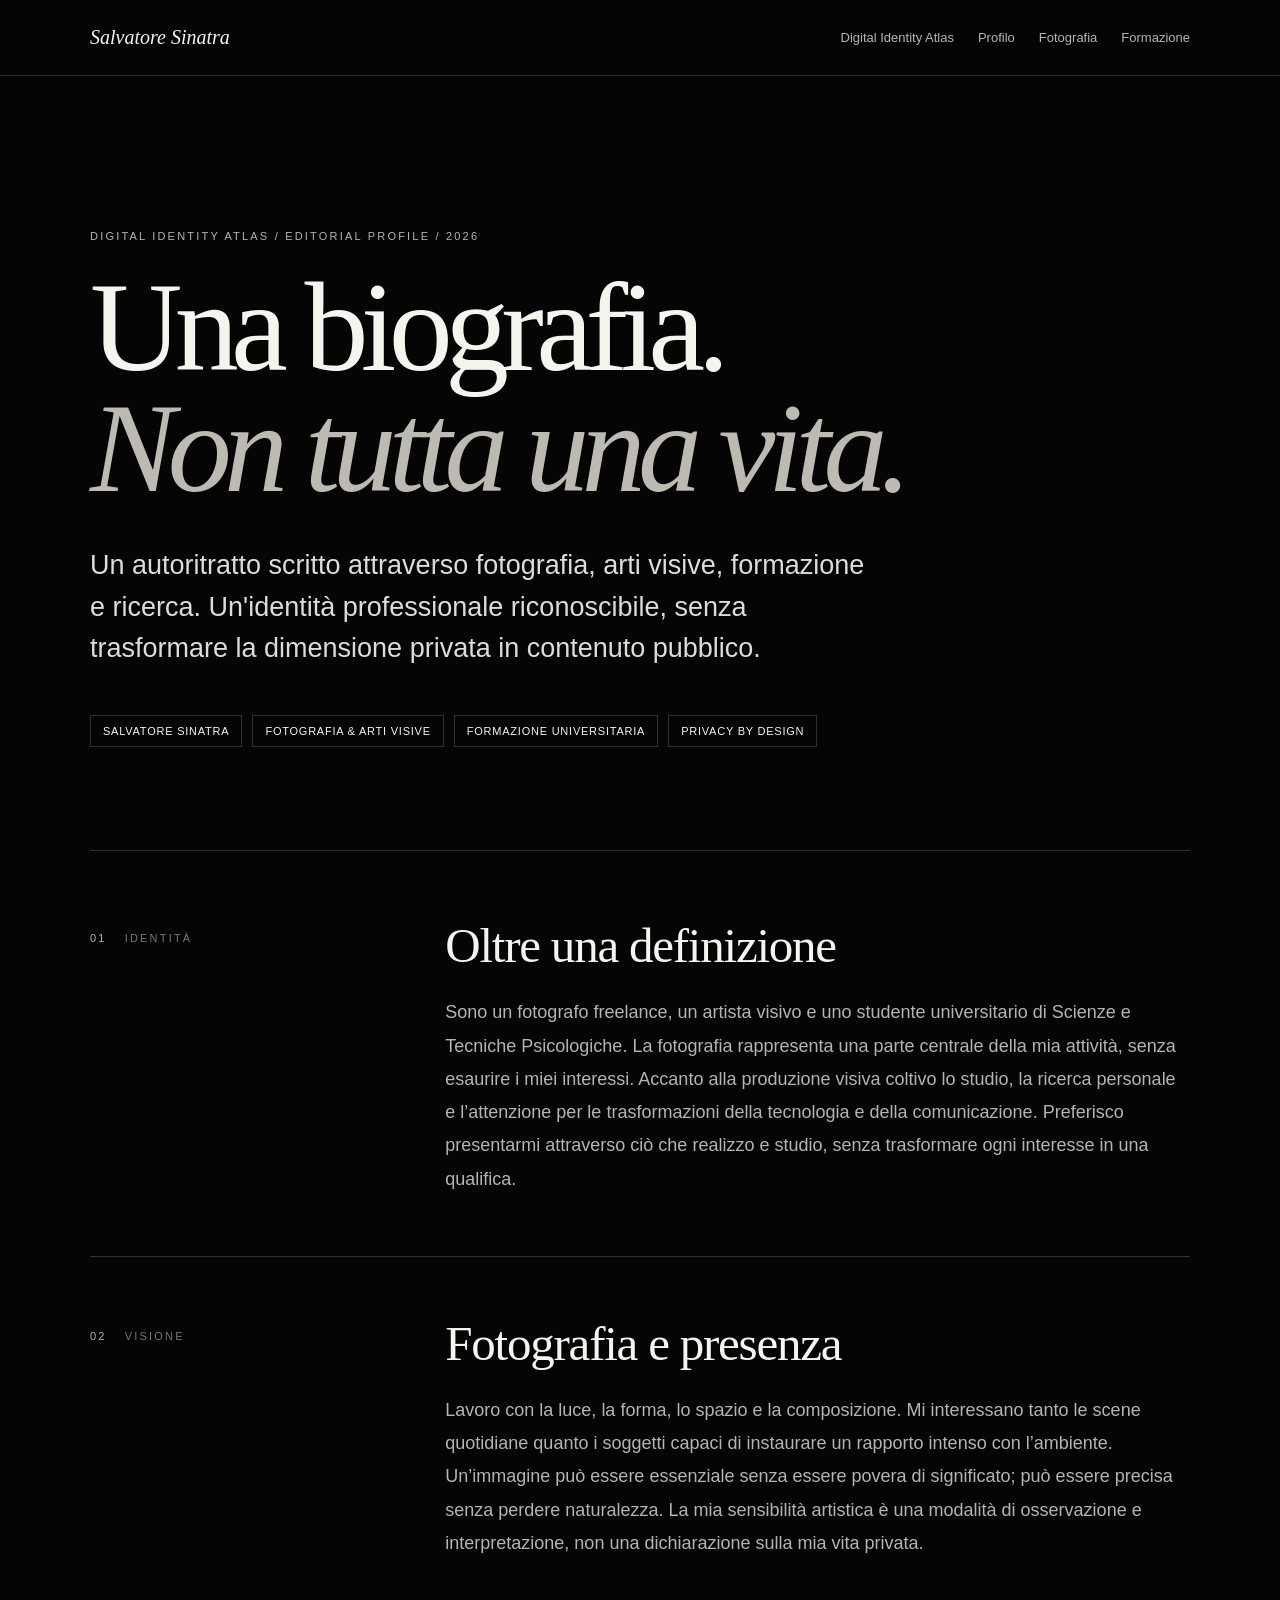
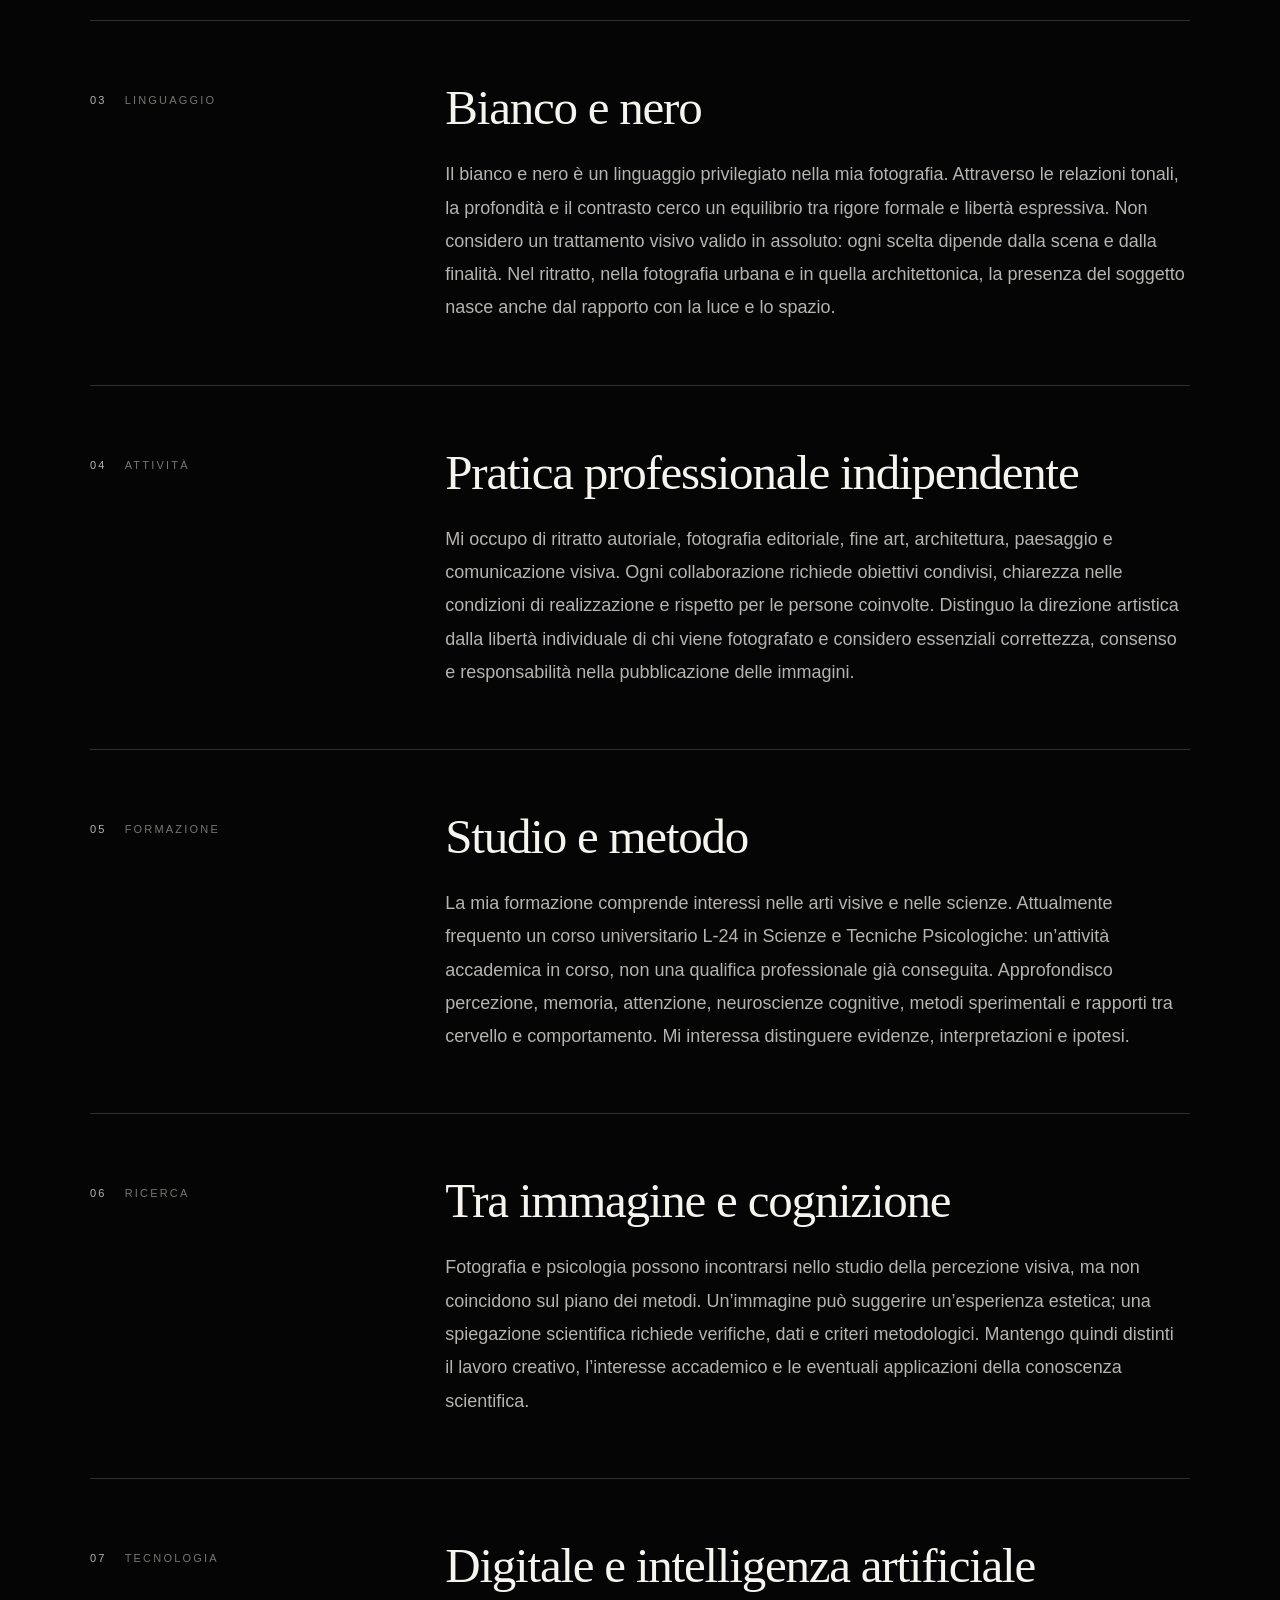
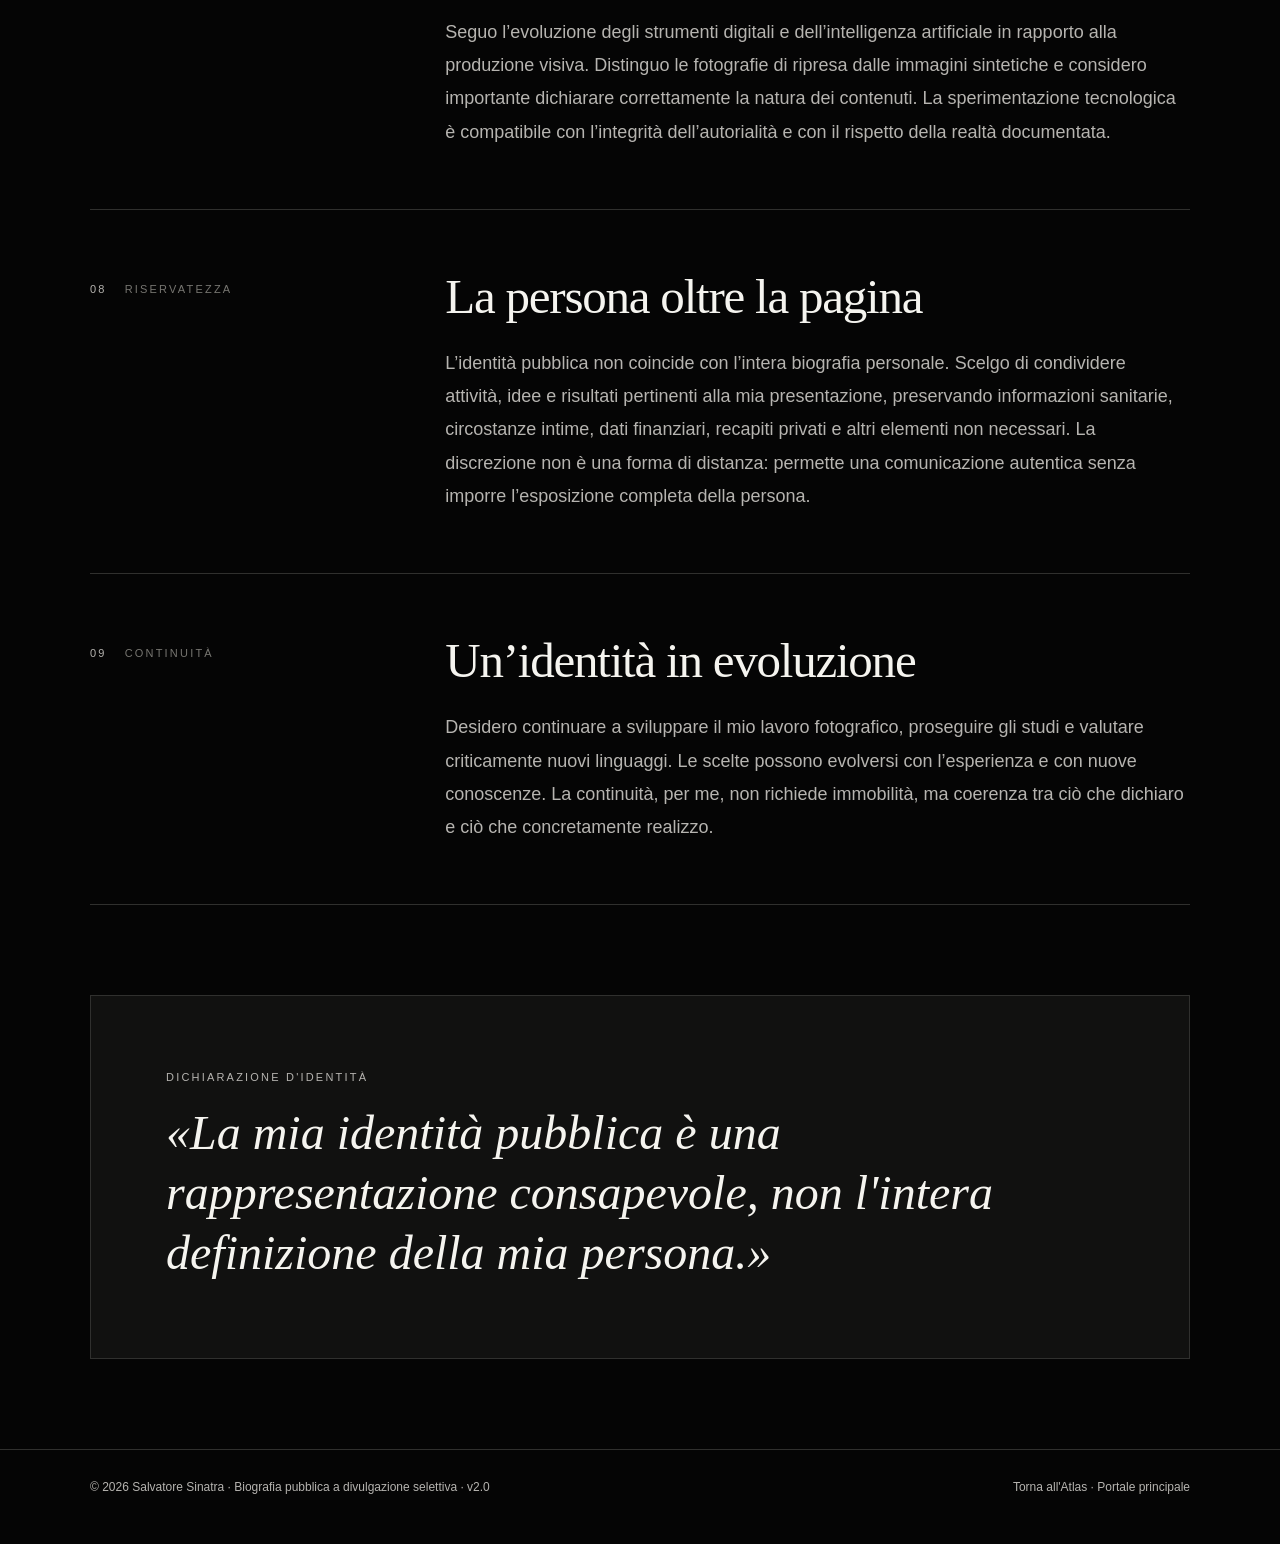
<file: biografia-protetta/index.html>
<!doctype html>
<html lang="it">
<head>
<meta charset="utf-8"><meta name="viewport" content="width=device-width,initial-scale=1">
<meta name="theme-color" content="#050505">
<title>Biografia protetta | Salvatore Sinatra — Digital Identity Atlas</title>
<meta name="description" content="Biografia pubblica e riservata nei contenuti di Salvatore Sinatra: fotografia, arti visive, formazione, tecnologia e tutela della dimensione personale.">
<link rel="canonical" href="https://www.salvatoresinatra.it/biografia-protetta/">
<meta property="og:url" content="https://www.salvatoresinatra.it/biografia-protetta/">
<meta name="author" content="Salvatore Sinatra"><meta name="robots" content="index,follow">
<meta property="og:type" content="article"><meta property="og:title" content="Biografia protetta — Salvatore Sinatra"><meta property="og:description" content="Identità artistica e professionale, con una distinzione consapevole dalla sfera privata.">
<link rel="icon" href="../favicon.svg" type="image/svg+xml">
<style>
:root{color-scheme:dark;--bg:#050505;--fg:#f5f4ef;--dim:#b6b4b0;--line:#30302e;--panel:#111110}*{box-sizing:border-box}html{scroll-behavior:smooth}body{margin:0;background:var(--bg);color:var(--fg);font-family:Inter,"Helvetica Neue",Arial,sans-serif;-webkit-font-smoothing:antialiased}a{color:inherit}a:focus-visible,button:focus-visible{outline:2px solid #fff;outline-offset:5px}.wrap{width:min(1100px,calc(100% - 48px));margin:auto}.skip{position:absolute;left:-9999px}.skip:focus{left:12px;top:12px;background:white;color:black;padding:12px;z-index:10}.header{border-bottom:1px solid var(--line)}.header-inner{min-height:75px;display:flex;align-items:center;justify-content:space-between;gap:18px}.brand{font-family:Georgia,serif;font-size:20px;font-style:italic;text-decoration:none;white-space:nowrap}.nav{display:flex;gap:24px;flex-wrap:wrap}.nav a{text-decoration:none;color:var(--dim);font-size:13px}.nav a:hover{color:white}.hero{padding:clamp(90px,12vw,178px) 0 95px}.kicker,.chapter-index,.eyebrow{font-size:11px;letter-spacing:.2em;text-transform:uppercase;color:var(--dim)}h1{font-family:Georgia,"Times New Roman",serif;font-weight:400;font-size:clamp(56px,10vw,140px);line-height:.95;letter-spacing:-.06em;margin:25px 0 35px}h1 em{font-style:italic;color:#bdbab3}.intro{font-size:clamp(18px,2.6vw,27px);line-height:1.55;max-width:790px;font-weight:300;color:#dddcd7}.meta{margin-top:45px;display:flex;gap:10px;flex-wrap:wrap}.meta span{border:1px solid var(--line);padding:9px 12px;font-size:11px;letter-spacing:.07em;text-transform:uppercase}.rule{border:0;border-top:1px solid var(--line)}.chapter{display:grid;grid-template-columns:minmax(160px,1fr) 2.4fr;gap:45px;padding:60px 0;border-bottom:1px solid var(--line)}.chapter-index{padding-top:13px;display:flex;gap:18px}.chapter-index span{color:#777671}h2{font-family:Georgia,serif;font-size:clamp(30px,4vw,49px);font-weight:400;line-height:1.1;letter-spacing:-.025em;margin:0 0 23px}.chapter p{max-width:740px;font-size:18px;line-height:1.85;color:var(--dim);margin:0}.statement{background:var(--panel);padding:clamp(30px,6vw,75px);margin:90px 0;border:1px solid var(--line)}.statement blockquote{margin:20px 0 0;font:italic clamp(26px,4vw,48px)/1.25 Georgia,serif}.foot{border-top:1px solid var(--line);padding:30px 0 50px;font-size:12px;color:var(--dim)}.foot-inner{display:flex;justify-content:space-between;gap:20px;flex-wrap:wrap}.foot a{text-decoration:none}::selection{background:#eee;color:#111}@media(max-width:650px){.wrap{width:min(100% - 34px,1100px)}.header-inner{padding:20px 0;align-items:flex-start;flex-direction:column}.nav{gap:16px}.hero{padding:83px 0 65px}.chapter{grid-template-columns:1fr;gap:16px;padding:42px 0}.chapter p{font-size:16px}.statement{margin:60px 0}}@media(prefers-reduced-motion:reduce){html{scroll-behavior:auto}}
</style>
</head>
<body>
<a class="skip" href="#contenuto">Vai al contenuto</a>
<header class="header"><div class="wrap header-inner"><a class="brand" href="../">Salvatore Sinatra</a><nav class="nav" aria-label="Navigazione"><a href="/identity-atlas/">Digital Identity Atlas</a><a href="/#identita">Profilo</a><a href="/#portfolio">Fotografia</a><a href="/#formazione">Formazione</a></nav></div></header>
<main id="contenuto">
<section class="hero wrap"><div class="kicker">Digital Identity Atlas / Editorial Profile / 2026</div><h1>Una biografia.<br><em>Non tutta una vita.</em></h1><p class="intro">Un autoritratto scritto attraverso fotografia, arti visive, formazione e ricerca. Un'identità professionale riconoscibile, senza trasformare la dimensione privata in contenuto pubblico.</p><div class="meta"><span>Salvatore Sinatra</span><span>Fotografia &amp; Arti visive</span><span>Formazione universitaria</span><span>Privacy by design</span></div></section>
<div class="wrap"><hr class="rule"><section class="chapter" id="sezione-01" aria-labelledby="titolo-01"><div class="chapter-index">01 <span>Identità</span></div><div><h2 id="titolo-01">Oltre una definizione</h2><p>Sono un fotografo freelance, un artista visivo e uno studente universitario di Scienze e Tecniche Psicologiche. La fotografia rappresenta una parte centrale della mia attività, senza esaurire i miei interessi. Accanto alla produzione visiva coltivo lo studio, la ricerca personale e l’attenzione per le trasformazioni della tecnologia e della comunicazione. Preferisco presentarmi attraverso ciò che realizzo e studio, senza trasformare ogni interesse in una qualifica.</p></div></section>
<section class="chapter" id="sezione-02" aria-labelledby="titolo-02"><div class="chapter-index">02 <span>Visione</span></div><div><h2 id="titolo-02">Fotografia e presenza</h2><p>Lavoro con la luce, la forma, lo spazio e la composizione. Mi interessano tanto le scene quotidiane quanto i soggetti capaci di instaurare un rapporto intenso con l’ambiente. Un’immagine può essere essenziale senza essere povera di significato; può essere precisa senza perdere naturalezza. La mia sensibilità artistica è una modalità di osservazione e interpretazione, non una dichiarazione sulla mia vita privata.</p></div></section>
<section class="chapter" id="sezione-03" aria-labelledby="titolo-03"><div class="chapter-index">03 <span>Linguaggio</span></div><div><h2 id="titolo-03">Bianco e nero</h2><p>Il bianco e nero è un linguaggio privilegiato nella mia fotografia. Attraverso le relazioni tonali, la profondità e il contrasto cerco un equilibrio tra rigore formale e libertà espressiva. Non considero un trattamento visivo valido in assoluto: ogni scelta dipende dalla scena e dalla finalità. Nel ritratto, nella fotografia urbana e in quella architettonica, la presenza del soggetto nasce anche dal rapporto con la luce e lo spazio.</p></div></section>
<section class="chapter" id="sezione-04" aria-labelledby="titolo-04"><div class="chapter-index">04 <span>Attività</span></div><div><h2 id="titolo-04">Pratica professionale indipendente</h2><p>Mi occupo di ritratto autoriale, fotografia editoriale, fine art, architettura, paesaggio e comunicazione visiva. Ogni collaborazione richiede obiettivi condivisi, chiarezza nelle condizioni di realizzazione e rispetto per le persone coinvolte. Distinguo la direzione artistica dalla libertà individuale di chi viene fotografato e considero essenziali correttezza, consenso e responsabilità nella pubblicazione delle immagini.</p></div></section>
<section class="chapter" id="sezione-05" aria-labelledby="titolo-05"><div class="chapter-index">05 <span>Formazione</span></div><div><h2 id="titolo-05">Studio e metodo</h2><p>La mia formazione comprende interessi nelle arti visive e nelle scienze. Attualmente frequento un corso universitario L-24 in Scienze e Tecniche Psicologiche: un’attività accademica in corso, non una qualifica professionale già conseguita. Approfondisco percezione, memoria, attenzione, neuroscienze cognitive, metodi sperimentali e rapporti tra cervello e comportamento. Mi interessa distinguere evidenze, interpretazioni e ipotesi.</p></div></section>
<section class="chapter" id="sezione-06" aria-labelledby="titolo-06"><div class="chapter-index">06 <span>Ricerca</span></div><div><h2 id="titolo-06">Tra immagine e cognizione</h2><p>Fotografia e psicologia possono incontrarsi nello studio della percezione visiva, ma non coincidono sul piano dei metodi. Un’immagine può suggerire un’esperienza estetica; una spiegazione scientifica richiede verifiche, dati e criteri metodologici. Mantengo quindi distinti il lavoro creativo, l’interesse accademico e le eventuali applicazioni della conoscenza scientifica.</p></div></section>
<section class="chapter" id="sezione-07" aria-labelledby="titolo-07"><div class="chapter-index">07 <span>Tecnologia</span></div><div><h2 id="titolo-07">Digitale e intelligenza artificiale</h2><p>Seguo l’evoluzione degli strumenti digitali e dell’intelligenza artificiale in rapporto alla produzione visiva. Distinguo le fotografie di ripresa dalle immagini sintetiche e considero importante dichiarare correttamente la natura dei contenuti. La sperimentazione tecnologica è compatibile con l’integrità dell’autorialità e con il rispetto della realtà documentata.</p></div></section>
<section class="chapter" id="sezione-08" aria-labelledby="titolo-08"><div class="chapter-index">08 <span>Riservatezza</span></div><div><h2 id="titolo-08">La persona oltre la pagina</h2><p>L’identità pubblica non coincide con l’intera biografia personale. Scelgo di condividere attività, idee e risultati pertinenti alla mia presentazione, preservando informazioni sanitarie, circostanze intime, dati finanziari, recapiti privati e altri elementi non necessari. La discrezione non è una forma di distanza: permette una comunicazione autentica senza imporre l’esposizione completa della persona.</p></div></section>
<section class="chapter" id="sezione-09" aria-labelledby="titolo-09"><div class="chapter-index">09 <span>Continuità</span></div><div><h2 id="titolo-09">Un’identità in evoluzione</h2><p>Desidero continuare a sviluppare il mio lavoro fotografico, proseguire gli studi e valutare criticamente nuovi linguaggi. Le scelte possono evolversi con l’esperienza e con nuove conoscenze. La continuità, per me, non richiede immobilità, ma coerenza tra ciò che dichiaro e ciò che concretamente realizzo.</p></div></section>
<aside class="statement"><div class="eyebrow">Dichiarazione d'identità</div><blockquote>«La mia identità pubblica è una rappresentazione consapevole, non l'intera definizione della mia persona.»</blockquote></aside></div>
</main>
<footer class="foot"><div class="wrap foot-inner"><span>© 2026 Salvatore Sinatra · Biografia pubblica a divulgazione selettiva · v2.0</span><span><a href="/identity-atlas/">Torna all'Atlas</a> · <a href="../">Portale principale</a></span></div></footer>
</body></html>
</file>
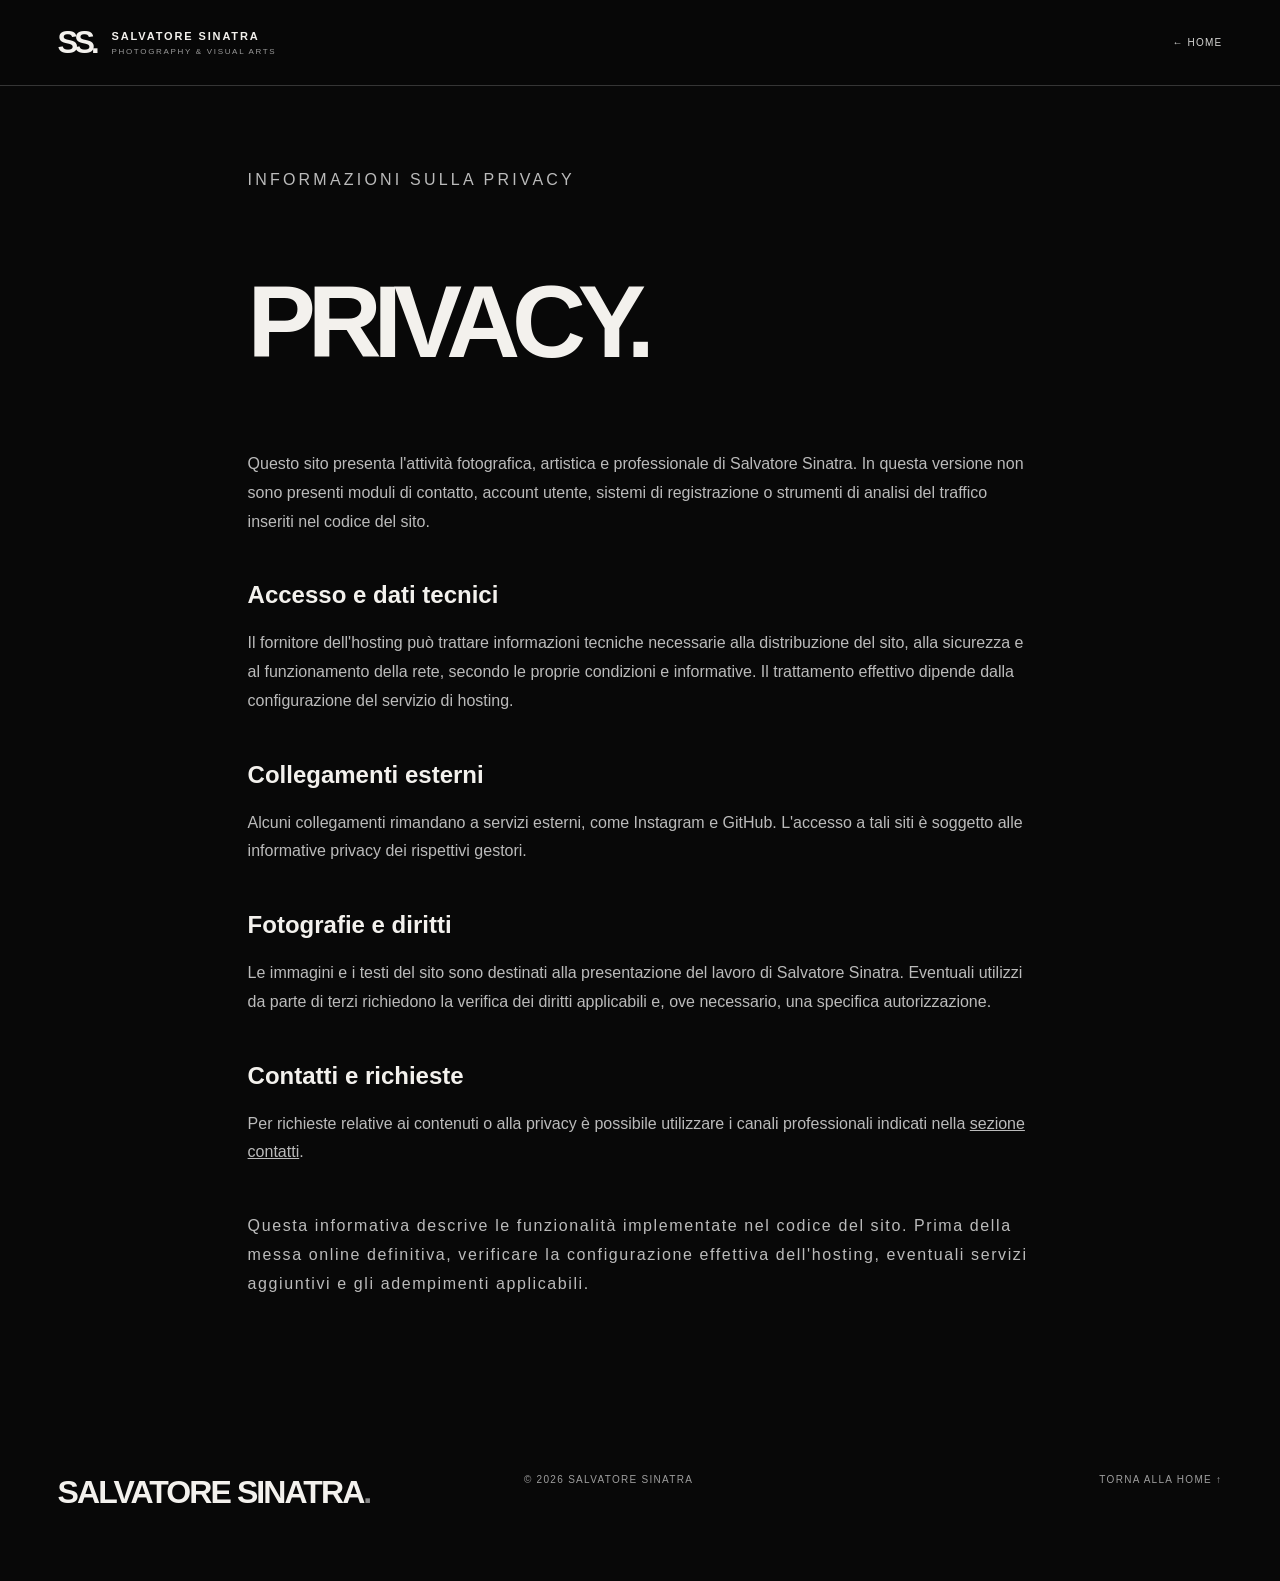
<file: privacy.html>
<!doctype html><html lang="it"><head><meta charset="utf-8"><meta name="viewport" content="width=device-width,initial-scale=1"><meta name="theme-color" content="#080808"><meta name="description" content="Informazioni su privacy e trattamento dei dati del sito personale di Salvatore Sinatra."><link rel="canonical" href="https://www.salvatoresinatra.it/privacy.html"><link rel="icon" href="favicon.svg" type="image/svg+xml"><link rel="stylesheet" href="assets/site.css"><title>Privacy — Salvatore Sinatra</title></head><body><a class="skip-link" href="#main">Vai al contenuto</a><header class="site-header"><a class="wordmark" href="index.html"><span class="monogram">SS.</span><span class="wordmark-name">SALVATORE SINATRA<small>PHOTOGRAPHY & VISUAL ARTS</small></span></a><nav class="nav privacy-nav" aria-label="Navigazione"><a href="index.html">← HOME</a></nav></header><main class="legal" id="main"><p class="section-overline">INFORMAZIONI SULLA PRIVACY</p><h1>PRIVACY.</h1><p>Questo sito presenta l'attività fotografica, artistica e professionale di Salvatore Sinatra. In questa versione non sono presenti moduli di contatto, account utente, sistemi di registrazione o strumenti di analisi del traffico inseriti nel codice del sito.</p><h2>Accesso e dati tecnici</h2><p>Il fornitore dell'hosting può trattare informazioni tecniche necessarie alla distribuzione del sito, alla sicurezza e al funzionamento della rete, secondo le proprie condizioni e informative. Il trattamento effettivo dipende dalla configurazione del servizio di hosting.</p><h2>Collegamenti esterni</h2><p>Alcuni collegamenti rimandano a servizi esterni, come Instagram e GitHub. L'accesso a tali siti è soggetto alle informative privacy dei rispettivi gestori.</p><h2>Fotografie e diritti</h2><p>Le immagini e i testi del sito sono destinati alla presentazione del lavoro di Salvatore Sinatra. Eventuali utilizzi da parte di terzi richiedono la verifica dei diritti applicabili e, ove necessario, una specifica autorizzazione.</p><h2>Contatti e richieste</h2><p>Per richieste relative ai contenuti o alla privacy è possibile utilizzare i canali professionali indicati nella <a href="index.html#contatti">sezione contatti</a>.</p><p class="archive-disclaimer">Questa informativa descrive le funzionalità implementate nel codice del sito. Prima della messa online definitiva, verificare la configurazione effettiva dell'hosting, eventuali servizi aggiuntivi e gli adempimenti applicabili.</p></main><footer class="footer"><a href="index.html" class="footer-brand">SALVATORE SINATRA<span>.</span></a><div><span>© 2026 SALVATORE SINATRA</span></div><div><a href="index.html">TORNA ALLA HOME ↑</a></div></footer></body></html>
</file>
<file: assets/site.css>
:root{--black:#080808;--dark:#101010;--white:#f3f1ed;--gray:#a3a3a0;--muted:#7e7e7c;--line:#353535;--space:clamp(22px,4.5vw,86px);color-scheme:dark}*{box-sizing:border-box}html{scroll-behavior:smooth;scroll-padding-top:85px}body{margin:0;background:var(--black);color:var(--white);font-family:Arial,Helvetica,sans-serif;-webkit-font-smoothing:antialiased}img{display:block;max-width:100%}a{color:inherit;text-decoration:none}a:hover{text-decoration:none}button{font:inherit}::selection{background:#f3f1ed;color:#080808}:focus-visible{outline:2px solid #fff;outline-offset:5px}.skip-link{position:fixed;top:-100px;left:12px;z-index:200;background:#fff;color:#000;padding:14px}.skip-link:focus{top:12px}.site-header{min-height:86px;padding:14px var(--space);display:flex;justify-content:space-between;align-items:center;gap:25px;border-bottom:1px solid var(--line);position:sticky;top:0;z-index:100;background:rgba(8,8,8,.96);backdrop-filter:blur(18px)}.wordmark{display:flex;align-items:center;gap:16px;flex-shrink:0}.monogram{font-size:31px;letter-spacing:-.13em;font-weight:900;line-height:1}.monogram-dot,.footer-brand span,.hero-period{color:#858585}.wordmark-name{font-size:11px;letter-spacing:.17em;font-weight:800;white-space:nowrap}.wordmark-name small{display:block;color:#9a9a9a;font-size:8px;font-weight:500;letter-spacing:.21em;margin-top:5px}.nav{display:flex;align-items:center;gap:clamp(14px,1.8vw,30px)}.nav a{font-size:10px;letter-spacing:.12em;text-transform:uppercase;color:#d4d4d2;transition:color .2s}.nav a:hover,.nav a:focus-visible{color:#fff}.nav .nav-contact{border:1px solid #666;padding:13px 15px}.nav-contact span{padding-left:10px}.nav-toggle{display:none;background:none;border:0;width:42px;height:42px;cursor:pointer}.nav-toggle span{display:block;background:#fff;height:2px;margin:7px 0}.eyebrow,.section-meta,.section-overline,.hero-baseline,.collection-sub,.academic-label,.archive-disclaimer{font-size:10px;letter-spacing:.2em;text-transform:uppercase}.hero{min-height:calc(100svh - 86px);display:flex;flex-direction:column;justify-content:space-between;position:relative;padding:33px var(--space) 38px;overflow:hidden;border-bottom:1px solid var(--line)}.hero-top,.hero-bottom,.hero-baseline,.section-meta{display:flex;justify-content:space-between;gap:22px}.eyebrow,.section-meta,.section-overline{color:#aaa}.hero-core{margin:auto 0;padding:7vh 0 9vh}.hero-prelude{color:#a6a6a6;font-size:clamp(13px,1.35vw,18px);margin:0 0 35px}.hero h1{font-size:clamp(4rem,11.3vw,13.8rem);line-height:.77;letter-spacing:-.105em;margin:0;font-weight:900;max-width:100%;overflow-wrap:normal}.hero h1 em{font-style:normal;font-weight:300;letter-spacing:-.085em}.hero-baseline{max-width:950px;margin-top:46px;color:#a8a8a8}.hero-bottom{align-items:end}.manifesto{font-family:Georgia,'Times New Roman',serif;font-size:clamp(18px,2.1vw,28px);line-height:1.42;max-width:680px;margin:0}.round-link{width:60px;height:60px;border:1px solid #888;border-radius:50%;display:grid;place-items:center;font-size:28px;flex-shrink:0;transition:background .2s,color .2s}.round-link:hover{background:#fff;color:#000}.hero-index{position:absolute;right:var(--space);top:42%;writing-mode:vertical-rl;font-size:10px;letter-spacing:.23em;color:#676767}.section{padding:clamp(76px,9vw,160px) var(--space);border-bottom:1px solid var(--line)}.section-meta{border-top:1px solid #777;padding-top:14px;margin-bottom:clamp(65px,7vw,120px)}.section-overline{margin:0 0 24px}.display-title{font-size:clamp(3.7rem,8.6vw,10.8rem);letter-spacing:-.09em;line-height:.84;margin:0;font-weight:900;text-transform:uppercase}.display-title i{font-style:normal;font-weight:300}.intro-layout,.research-layout,.academic-layout{display:grid;grid-template-columns:1.15fr .85fr;gap:clamp(40px,8vw,150px)}.intro-copy,.research-copy,.academic-copy{max-width:580px;align-self:end}.intro-copy p,.research-copy p,.academic-copy p{font-size:clamp(15px,1.25vw,19px);line-height:1.8;color:#b7b7b5;margin:0 0 23px}.intro-copy .lead,.research-copy .lead{font-family:Georgia,serif;font-size:clamp(23px,2.4vw,35px);line-height:1.45;color:#f3f1ed}.text-link{display:inline-block;border-bottom:1px solid #f3f1ed;padding:13px 0;font-size:11px;letter-spacing:.15em;margin-top:20px}.text-link span{padding-left:24px}.section-head{display:flex;align-items:end;justify-content:space-between;gap:70px;margin-bottom:65px}.section-head>p{color:#aaa;max-width:340px;font-size:15px;line-height:1.75;margin:0}.portfolio-grid{display:grid;grid-template-columns:repeat(12,minmax(0,1fr));gap:clamp(14px,2vw,28px);align-items:start}.photo-item{grid-column:span 6;min-width:0;margin:0}.photo-item.photo-wide{grid-column:span 8}.photo-item.photo-tall{grid-column:span 4}.photo-item.photo-last{grid-column:span 12;max-width:65%;margin:0 auto}.photo-item img{width:100%;height:clamp(260px,35vw,620px);object-fit:contain;background:#121212;border:1px solid #282828}.photo-item.photo-tall img{height:clamp(260px,45vw,740px)}.photo-item.photo-last img{height:clamp(260px,35vw,560px)}.photo-item figcaption{display:flex;justify-content:space-between;gap:16px;color:#9e9e9b;font-size:10px;letter-spacing:.16em;padding:16px 0 12px}.archive-disclaimer{line-height:1.8;letter-spacing:.1em;color:#8d8d8b;max-width:900px;margin:45px 0 0;text-transform:none}.collection-list{border-top:1px solid #777}.collection{display:grid;grid-template-columns:60px minmax(240px,1.2fr) minmax(180px,.8fr) 30px;gap:30px;align-items:center;border-bottom:1px solid var(--line);padding:45px 0;transition:background .2s}.collection-no{color:#999;font-size:11px}.collection h3{font-size:clamp(2.5rem,5vw,6.6rem);letter-spacing:-.075em;line-height:.95;margin:0 0 10px}.collection-sub{color:#999;margin:0}.collection>p{font-size:15px;line-height:1.7;color:#aaa;max-width:370px}.collection-mark{font-size:25px;color:#777}.discipline-tags{display:flex;gap:9px;flex-wrap:wrap;margin-top:35px}.discipline-tags span{border:1px solid #515151;padding:12px 14px;font-size:10px;letter-spacing:.12em}.academic-label{display:inline-block;border-top:1px solid #777;padding-top:17px;margin-top:15px;color:#e0e0e0;line-height:1.7}.contact-section{background:#f0efec;color:#080808;padding:clamp(70px,8vw,140px) var(--space)}.contact-section .section-meta{color:#595959;border-color:#777}.contact-section .section-overline{color:#555}.contact-section h2{font-size:clamp(4rem,11vw,14rem);line-height:.8;letter-spacing:-.105em;margin:25px 0 55px}.contact-section h2 i{font-style:normal;font-weight:300}.contact-section>p:not(.section-overline){font-size:clamp(17px,2vw,24px);line-height:1.6;max-width:650px}.contact-actions{display:flex;gap:10px;flex-wrap:wrap;margin-top:65px}.contact-actions a{border:1px solid #111;padding:19px 23px;font-size:11px;letter-spacing:.13em;transition:background .2s,color .2s}.contact-actions a span{padding-left:24px}.contact-actions a:hover{background:#080808;color:#fff}.footer{display:grid;grid-template-columns:1.3fr 1fr 1fr;gap:35px;align-items:start;padding:55px var(--space) 70px}.footer-brand{font-size:clamp(23px,2.5vw,38px);font-weight:900;letter-spacing:-.06em}.footer>div{display:flex;flex-direction:column;gap:16px;color:#9e9e9e;font-size:10px;letter-spacing:.13em}.footer>div:last-child{align-items:end}.footer a:hover{color:#fff}.legal{max-width:900px;margin:0 auto;padding:80px var(--space) 120px;min-height:70vh}.legal h1{font-size:clamp(3rem,8vw,7rem);letter-spacing:-.08em}.legal p,.legal li{color:#bbb;line-height:1.8;font-size:16px}.legal h2{margin-top:45px;font-size:24px}.legal a{text-decoration:underline}@media(max-width:1150px){.nav{gap:12px}.nav a{font-size:9px}.wordmark-name{font-size:10px}.collection{grid-template-columns:40px 1.3fr .8fr 20px;gap:18px}}@media(max-width:900px){.site-header{min-height:72px}.nav-toggle{display:block;z-index:102}.nav{display:none;position:absolute;top:100%;left:0;right:0;background:#0b0b0b;border-bottom:1px solid #555;padding:24px var(--space) 35px;flex-direction:column;align-items:stretch;gap:0}.nav.is-open{display:flex}.nav a{font-size:13px;padding:17px 0;border-bottom:1px solid #333}.nav .nav-contact{margin-top:15px;text-align:center}.hero{min-height:80svh}.hero h1{font-size:clamp(3.8rem,11.5vw,8rem)}.intro-layout,.research-layout,.academic-layout{grid-template-columns:1fr;gap:60px}.intro-copy,.research-copy,.academic-copy{max-width:760px}.section-head{align-items:start;flex-direction:column;gap:40px}.collection{grid-template-columns:35px 1fr 30px}.collection>p{grid-column:2/3;margin:0}.collection-mark{grid-column:3;grid-row:1}.footer{grid-template-columns:1fr 1fr}.footer-brand{grid-column:1/-1}}@media(max-width:600px){:root{--space:21px}.wordmark-name{font-size:9px}.wordmark-name small{font-size:7px}.hero{padding-top:25px;min-height:80svh}.hero-top .right{display:none}.hero-core{padding:10vh 0}.hero h1{font-size:clamp(3.45rem,13vw,5.5rem);letter-spacing:-.11em}.hero-prelude{max-width:260px}.hero-baseline{flex-wrap:wrap;justify-content:start;gap:13px 20px;margin-top:30px;font-size:9px}.hero-index{display:none}.hero-bottom{gap:22px;align-items:end}.manifesto{font-size:17px}.round-link{width:48px;height:48px}.section{padding-top:75px;padding-bottom:80px}.section-meta{margin-bottom:60px;font-size:9px}.section-meta span:last-child{text-align:right}.display-title{font-size:clamp(3.2rem,13vw,5.8rem)}.portfolio-grid{display:block}.photo-item,.photo-item.photo-last{max-width:100%;margin:0 0 25px}.photo-item img,.photo-item.photo-tall img,.photo-item.photo-last img{height:auto;max-height:70vh;object-fit:contain}.photo-item figcaption{font-size:9px}.collection{grid-template-columns:27px 1fr 16px;gap:12px;padding:32px 0}.collection h3{font-size:clamp(2.4rem,10vw,4rem)}.collection>p{font-size:13px}.collection-mark{font-size:18px}.contact-section h2{font-size:clamp(3.5rem,13vw,6.5rem)}.contact-actions{display:flex;flex-direction:column}.contact-actions a{display:flex;justify-content:space-between}.footer{grid-template-columns:1fr;gap:26px}.footer-brand{grid-column:auto}.footer>div:last-child{align-items:start}}@media(prefers-reduced-motion:reduce){html{scroll-behavior:auto}*,*:before,*:after{transition:none!important;animation:none!important}}

/* DIGITAL IDENTITY ATLAS 3.0 — progressive enhancement and accessible modules */
.sr-only{position:absolute!important;width:1px!important;height:1px!important;padding:0!important;margin:-1px!important;overflow:hidden!important;clip:rect(0,0,0,0)!important;white-space:nowrap!important;border:0!important}
.atlas-section{position:relative}.atlas-pillar-grid{display:grid;grid-template-columns:repeat(5,minmax(0,1fr));border-top:1px solid var(--line);border-left:1px solid var(--line)}.atlas-pillar-grid article{padding:28px 22px 35px;border-right:1px solid var(--line);border-bottom:1px solid var(--line);min-width:0}.atlas-pillar-grid article>span,.atlas-project-list article>span,.atlas-directory article>div>span,.atlas-archive-grid article>span{font-size:10px;letter-spacing:.15em;color:#999}.atlas-pillar-grid h3,.atlas-two-col h3{font-size:clamp(1.35rem,2vw,2.3rem);line-height:1.1;letter-spacing:-.045em;margin:26px 0 15px}.atlas-pillar-grid p,.atlas-two-col p,.atlas-project-list p,.atlas-directory p,.atlas-archive-grid p{font-size:14px;line-height:1.8;color:#b4b4b4}.atlas-two-col{display:grid;grid-template-columns:1fr 1fr;gap:clamp(24px,5vw,85px)}.atlas-two-col article{border-top:1px solid #696969;padding-top:25px}.atlas-longform{max-width:1080px;margin:clamp(70px,8vw,130px) 0 0 auto;padding-top:35px;border-top:1px solid #575757}.atlas-longform p:not(.section-overline){font-size:clamp(1.05rem,1.55vw,1.45rem);font-weight:350;line-height:1.8;color:#bcbcb9;margin:24px 0 35px}.atlas-longform p strong{font-weight:750;color:#f3f1ed}.atlas-longform p em{font-family:Georgia,serif;font-style:italic;color:#dededb}.atlas-note{font-size:13px;line-height:1.8;color:#a9a9a6;margin-top:30px}.atlas-subheading{font-size:clamp(2rem,4vw,4rem);letter-spacing:-.07em;line-height:1.05;margin:85px 0 20px}.atlas-project-list{border-top:1px solid #666}.atlas-project-list article{display:grid;grid-template-columns:170px 1fr 180px;align-items:start;gap:25px;padding:28px 0;border-bottom:1px solid var(--line)}.atlas-project-list h3,.atlas-directory h3{font-size:clamp(1.5rem,2.3vw,2.8rem);letter-spacing:-.05em;line-height:1.1;margin:0 0 8px}.atlas-project-list p{margin:0}.atlas-project-list article>span:last-child{color:#888;text-align:right}.atlas-tools{border:1px solid var(--line);padding:clamp(18px,3vw,35px);margin-bottom:35px}.atlas-search-label{display:block;font-size:10px;letter-spacing:.17em;color:#aaa;margin-bottom:12px}.atlas-search{width:100%;max-width:650px;border:1px solid #777;border-radius:0;background:#141414;color:#fff;padding:17px 19px;font-size:15px;appearance:none}.atlas-search::placeholder{color:#aaa}.atlas-filters{display:flex;flex-wrap:wrap;gap:9px;margin:22px 0}.atlas-filters button{background:transparent;color:#ddd;border:1px solid #555;border-radius:0;padding:11px 15px;font-size:11px;letter-spacing:.1em;cursor:pointer;transition:background .18s,color .18s}.atlas-filters button[aria-pressed="true"],.atlas-filters button:hover{background:#f3f1ed;color:#080808;border-color:#f3f1ed}.atlas-count{font-size:11px;letter-spacing:.1em;color:#aaa;margin:0}.atlas-directory{border-top:1px solid #666}.atlas-directory article{display:flex;justify-content:space-between;align-items:center;gap:30px;padding:27px 0;border-bottom:1px solid var(--line)}.atlas-directory p{margin:0}.atlas-directory a{flex-shrink:0;border-bottom:1px solid #777;padding:10px 0;font-size:11px;letter-spacing:.14em}.atlas-directory a span[aria-hidden]{padding-left:12px}.atlas-pending{font-size:10px;letter-spacing:.12em;color:#888}.atlas-archive-grid{display:grid;grid-template-columns:repeat(3,minmax(0,1fr));gap:1px;background:var(--line);border:1px solid var(--line);margin-top:35px}.atlas-archive-grid article{background:#0a0a0a;padding:24px}.atlas-archive-grid h4{font-size:clamp(1.25rem,2vw,2.1rem);letter-spacing:-.06em;margin:24px 0 8px}.atlas-archive-grid p{margin:0}.photo-open{display:block;width:100%;border:0;background:transparent;padding:0;cursor:zoom-in;color:inherit}.photo-open img{transition:filter .25s}.photo-open:hover img{filter:brightness(1.08)}.atlas-lightbox{width:min(95vw,1500px);max-width:none;max-height:95vh;border:1px solid #555;padding:clamp(15px,3vw,35px);background:#090909;color:#f3f1ed;box-shadow:0 20px 80px #000}.atlas-lightbox::backdrop{background:rgba(0,0,0,.92)}.lightbox-close{display:block;margin:0 0 16px auto;background:transparent;border:1px solid #777;padding:10px 14px;color:#fff;cursor:pointer;font-size:11px;letter-spacing:.15em}.lightbox-content{display:flex;flex-direction:column;align-items:center;gap:14px}.lightbox-content img{width:auto;height:auto;max-width:100%;max-height:70vh;object-fit:contain}.lightbox-content p{font-size:13px;line-height:1.6;text-align:center;color:#b7b7b7;margin:0}.lightbox-nav{display:flex;justify-content:space-between;align-items:center;gap:16px;margin-top:15px}.lightbox-nav button{border:0;background:transparent;color:#fff;font-size:11px;letter-spacing:.13em;padding:12px;cursor:pointer}.lightbox-nav button:disabled{opacity:.3;cursor:not-allowed}.lightbox-nav span{color:#aaa;font-size:11px}.nav a[aria-current="location"]{color:#fff;text-decoration:underline;text-underline-offset:7px}.privacy-nav{display:flex!important}
@media(max-width:1150px){.atlas-pillar-grid{grid-template-columns:repeat(3,minmax(0,1fr))}.atlas-project-list article{grid-template-columns:135px 1fr 130px}}
@media(max-width:800px){.atlas-pillar-grid{grid-template-columns:repeat(2,minmax(0,1fr))}.atlas-two-col{grid-template-columns:1fr}.atlas-project-list article{grid-template-columns:1fr;gap:9px}.atlas-project-list article>span:last-child{text-align:left}.atlas-archive-grid{grid-template-columns:repeat(2,minmax(0,1fr))}}
@media(max-width:600px){.atlas-pillar-grid{grid-template-columns:1fr}.atlas-archive-grid{grid-template-columns:1fr}.atlas-directory article{align-items:flex-start;flex-direction:column;gap:8px}.atlas-longform{margin-top:60px}.atlas-lightbox{width:98vw;max-height:98vh;padding:13px}.lightbox-content img{max-height:65vh}.lightbox-nav button{font-size:10px;padding:9px 4px}.atlas-search{font-size:16px}.privacy-nav{position:static!important;border:0!important;padding:0!important}}
@media(prefers-reduced-motion:reduce){.photo-open img{transition:none}}


/* Long-form editorial details: native keyboard and screen-reader support */
.atlas-deepdive{max-width:1080px;margin:60px 0 0 auto;border-top:1px solid #666;border-bottom:1px solid #555;padding:0}.atlas-deepdive summary{cursor:pointer;display:flex;justify-content:space-between;gap:20px;align-items:center;padding:24px 0;font-size:12px;font-weight:700;letter-spacing:.12em;text-transform:uppercase;list-style:none}.atlas-deepdive summary::-webkit-details-marker{display:none}.atlas-deepdive summary span{font-size:28px;font-weight:300;transition:transform .2s}.atlas-deepdive[open] summary span{transform:rotate(45deg)}.atlas-deepdive-content{padding:5px 0 25px}.atlas-deepdive-content p{font-size:clamp(1rem,1.5vw,1.35rem);line-height:1.85;color:#c0c0be;margin:20px 0 30px}.atlas-deepdive-content strong{color:#f3f1ed}.atlas-deepdive-content em{font-family:Georgia,serif;color:#dededb}.atlas-deepdive:focus-within{border-color:#aaa}@media(prefers-reduced-motion:reduce){.atlas-deepdive summary span{transition:none}}

/* Reserve image space without cropping original compositions */
.photo-item img{aspect-ratio:4/3;object-fit:contain}.photo-item.photo-tall img{aspect-ratio:3/4}.photo-item.photo-last img{aspect-ratio:16/10}@media(max-width:600px){.photo-item img,.photo-item.photo-tall img,.photo-item.photo-last img{height:auto;max-height:70vh;object-fit:contain}}
</file>
<file: assets/ss-visual-theme.css>
/* Salvatore Sinatra — site-safe theme overrides, V2.1. Images are intentionally unaffected. */
.ss-theme-switch{position:fixed;right:max(16px,env(safe-area-inset-right));bottom:max(16px,env(safe-area-inset-bottom));z-index:10000;display:inline-flex;align-items:center;justify-content:center;min-height:44px;padding:11px 16px;border-radius:999px;border:1px solid currentColor;background:#080808;color:#fff;font:600 12px/1.2 system-ui,sans-serif;letter-spacing:.03em;cursor:pointer;box-shadow:0 4px 18px #0005}
.ss-theme-switch:focus-visible{outline:3px solid #818cf8;outline-offset:3px}
html[data-ss-theme="light"]{color-scheme:light;--black:#fafaf8;--white:#171717;--grey:#525252;--border:#d5d5d5;--ink:#181818;--muted:#565656;--line:#d5d5d5}
html[data-ss-theme="light"] body{background:#fafaf8!important;color:#171717!important}
html[data-ss-theme="light"] :is(header,footer,.top,.site-header,.footer,.foot,.bar,.social-home,.social-widget,.tile,.item,.card,.contact-section,.contact,.section,main,aside){color:#171717}
html[data-ss-theme="light"] :is(header,footer,.top,.site-header,.footer,.foot,.bar,.social-home,.social-widget){background-color:#fafaf8!important;border-color:#d0d0d0!important}
html[data-ss-theme="light"] :is(p,.copy,.lead,.intro,.note,.eyebrow,.tag,.tile p,.item p,figcaption,small){color:#454545!important}
html[data-ss-theme="light"] :is(h1,h2,h3,h4,a,.brand,.wordmark,.logo){color:#171717}
html[data-ss-theme="light"] :is(.button,.ss-theme-switch){background:#fff;color:#171717;border-color:#777}
html[data-ss-theme="light"] :is(.hero,.view,.hero-bottom,.grid,.tiles){background-color:transparent}
html[data-ss-theme="light"] :is(.ss-photo-gallery-v10,#ss-photo-gallery-v10){background:#f3f3f1!important;color:#171717!important}
html[data-ss-theme="light"] :is(.ss-photo-gallery-v10,#ss-photo-gallery-v10) :is(h2,h3,p,figcaption){color:#171717!important}
html[data-ss-theme="dark"]{color-scheme:dark;--black:#000;--white:#fafafa;--grey:#bbb;--border:#343434;--ink:#fafafa;--muted:#bbb;--line:#343434}
html[data-ss-theme="dark"] body{background:#000!important;color:#fafafa!important}
html[data-ss-theme="dark"] :is(header,footer,.top,.site-header,.footer,.foot,.bar,.social-home,.social-widget){background-color:#000!important;color:#fafafa;border-color:#343434!important}
html[data-ss-theme="dark"] :is(p,.copy,.lead,.intro,.note,.eyebrow,.tag,.tile p,.item p,figcaption,small){color:#c5c5c5}
html[data-ss-theme="dark"] :is(h1,h2,h3,h4,a,.brand,.wordmark,.logo){color:#fafafa}
html[data-ss-theme="dark"] .ss-theme-switch{background:#000;color:#fff;border-color:#bbb}
html[data-ss-theme="dark"] :is(.ss-photo-gallery-v10,#ss-photo-gallery-v10){background:#080808!important;color:#fafafa!important}
@media(max-width:600px){.ss-theme-switch{font-size:11px;padding:10px 12px;max-width:calc(100vw - 32px)}}
@media(prefers-reduced-motion:reduce){.ss-theme-switch{transition:none}}

/* V2.1.1: accessible Atlas surfaces in both themes. No image rules. */
html[data-ss-theme="light"]{--gray:#525252;--dark:#f0f0ed}
html[data-ss-theme="light"] .nav{background:#fafaf8}
html[data-ss-theme="light"] .nav a,
html[data-ss-theme="light"] .nav a:hover,
html[data-ss-theme="light"] .nav a:focus-visible,
html[data-ss-theme="light"] .nav a[aria-current="location"]{color:#171717}
html[data-ss-theme="light"] .nav-toggle span{background:#171717}
html[data-ss-theme="light"] :is(.hero-baseline,.section-meta,.section-overline,.collection-sub,.academic-label,.atlas-pending){color:#525252}
html[data-ss-theme="light"] :is(.atlas-longform,.atlas-deepdive-content) :is(strong,em){color:#242424}
html[data-ss-theme="light"] .atlas-archive-grid article{background:#f0f0ed}
html[data-ss-theme="light"] .atlas-search{background:#fff;color:#171717;border-color:#666}
html[data-ss-theme="light"] .atlas-search::placeholder{color:#595959}
html[data-ss-theme="light"] .atlas-filters button{color:#242424;border-color:#666}
html[data-ss-theme="light"] .atlas-filters button:is(:hover,[aria-pressed="true"]){background:#242424;color:#fff;border-color:#242424}
html[data-ss-theme="light"] :focus-visible{outline-color:#171717}
html[data-ss-theme="light"] .atlas-lightbox{background:#fafaf8;color:#171717}
html[data-ss-theme="light"] .atlas-lightbox button{color:#171717}
html[data-ss-theme="dark"] .contact-section{background:#000;color:#fafafa}
html[data-ss-theme="dark"] .contact-actions>a{border-color:#aaa}
</file>
<file: assets/ss-editorial-v11.css>
/* SALVATORE SINATRA — VISUAL IDENTITY SYSTEM 11.0
   Shared, progressive editorial layer. Non-destructive to original photography. */
:root{--ss11-ink:#f2f0eb;--ss11-muted:#aaa9a4;--ss11-line:#44433f;--ss11-surface:#141413;--ss11-bg:#080808;--ss11-ease:cubic-bezier(.22,1,.36,1)}
html[data-ss-theme="light"]{--ss11-ink:#191919;--ss11-muted:#565651;--ss11-line:#c7c6c1;--ss11-surface:#eeede8;--ss11-bg:#fafaf8}
html{scroll-padding-top:clamp(78px,9vh,110px)}
body{font-kerning:normal;text-rendering:optimizeLegibility}
::selection{background:#d1cdc3;color:#101010}
:where(a,button,input):focus-visible{outline:2px solid var(--ss11-ink);outline-offset:4px}
:where(.top,.site-header,body>header){isolation:isolate}
:where(.nav a,header nav a){text-decoration-thickness:1px;text-underline-offset:7px}
:where(.hero) h1{font-feature-settings:"kern" 1;text-wrap:balance}
:where(.section,.contact,.contact-section) h2{font-kerning:normal;text-wrap:balance}
:where(.service,.item,.atlas-pillar-grid article,.atlas-project-list article,.atlas-directory article,.collection){
  transition:border-color .35s var(--ss11-ease),background-color .35s var(--ss11-ease),transform .35s var(--ss11-ease)}
:where(.service,.item,.atlas-pillar-grid article,.atlas-project-list article,.atlas-directory article,.collection):hover{border-color:var(--ss11-muted)}
@media (hover:hover) and (prefers-reduced-motion:no-preference){
  :where(.service,.item,.atlas-pillar-grid article,.atlas-project-list article,.atlas-directory article):hover{transform:translateY(-3px)}
}
.ss11-progress{position:fixed;inset:0 auto auto 0;z-index:12000;width:0;height:3px;pointer-events:none;background:var(--ss11-ink);box-shadow:0 0 10px #7775;transition:width .08s linear}
.ss11-network{display:grid;grid-template-columns:minmax(190px,.9fr) minmax(0,2.1fr);align-items:stretch;gap:clamp(20px,4vw,70px);padding:26px clamp(22px,4.5vw,86px);background:var(--ss11-bg);border-top:1px solid var(--ss11-line);border-bottom:1px solid var(--ss11-line);color:var(--ss11-ink)}
.ss11-network__heading{display:flex;flex-direction:column;gap:8px;justify-content:center}
.ss11-network__eyebrow{color:var(--ss11-muted);font:600 10px/1.5 system-ui,sans-serif;letter-spacing:.22em;text-transform:uppercase}
.ss11-network__heading strong{font:400 clamp(20px,2.25vw,33px)/1.15 Georgia,serif;letter-spacing:-.035em}
.ss11-network__links{display:grid;grid-template-columns:repeat(3,minmax(0,1fr));border-left:1px solid var(--ss11-line)}
.ss11-network__link{display:flex;min-width:0;flex-direction:column;justify-content:center;gap:10px;padding:16px 20px;border-right:1px solid var(--ss11-line);text-decoration:none;color:inherit;transition:background-color .25s,color .25s}
.ss11-network__link:hover,.ss11-network__link:focus-visible{background:var(--ss11-surface)}
.ss11-network__link[aria-current="page"]{background:var(--ss11-surface)}
.ss11-network__link small{font:600 9px/1.5 system-ui,sans-serif;letter-spacing:.17em;text-transform:uppercase;color:var(--ss11-muted)}
.ss11-network__link span{font:500 clamp(12px,1vw,15px)/1.45 system-ui,sans-serif;overflow-wrap:anywhere}
.ss11-network__link span:after{content:" ↗";color:var(--ss11-muted)}
.ss11-network__link[aria-current="page"] span:after{content:" /"}
#ss-photo-gallery-v10 .ss-photo-grid{gap:clamp(16px,2.3vw,32px)}
#ss-photo-gallery-v10 figure{border-color:var(--ss11-line);transition:border-color .3s,background-color .3s}
#ss-photo-gallery-v10 figure:hover{border-color:var(--ss11-ink);background:var(--ss11-surface)}
#ss-photo-gallery-v10 .ss11-photo-trigger{display:block;width:100%;padding:0;border:0;background:transparent;color:inherit;cursor:zoom-in;text-align:inherit}
#ss-photo-gallery-v10 .ss11-photo-trigger img{width:100%;height:auto;object-fit:contain}
#ss-photo-gallery-v10 figcaption{display:flex;justify-content:space-between;align-items:center;gap:12px}
#ss-photo-gallery-v10 figcaption:after{content:"APRI ↗";font:600 9px/1.5 system-ui,sans-serif;letter-spacing:.15em;color:var(--ss11-muted)}
.ss11-lightbox{border:1px solid #61615d;background:#090909;color:#f2f0eb;box-shadow:0 30px 100px #000b;padding:clamp(16px,3vw,36px);width:min(1180px,96vw);max-width:96vw;max-height:96dvh;overscroll-behavior:contain}
.ss11-lightbox::backdrop{background:rgba(0,0,0,.92);backdrop-filter:blur(8px)}
.ss11-lightbox__bar,.ss11-lightbox__nav{display:flex;align-items:center;justify-content:space-between;gap:20px}
.ss11-lightbox__bar{border-bottom:1px solid #42423f;padding-bottom:16px}
.ss11-lightbox__eyebrow{font:600 10px/1.5 system-ui,sans-serif;letter-spacing:.21em;color:#a9a9a5}
.ss11-lightbox button{font:600 11px/1.4 system-ui,sans-serif;letter-spacing:.12em;color:#f2f0eb;border:1px solid #686862;background:transparent;padding:11px 14px;cursor:pointer}
.ss11-lightbox button:hover,.ss11-lightbox button:focus-visible{background:#ededeb;color:#111}
.ss11-lightbox button:disabled{opacity:.35;cursor:not-allowed}
.ss11-lightbox__image{display:block;width:100%;height:auto;max-height:calc(96dvh - 220px);object-fit:contain;margin:18px auto;background:#090909}
.ss11-lightbox__nav{border-top:1px solid #42423f;padding-top:16px}
.ss11-lightbox__caption{color:#bcbcb9;font:400 12px/1.5 system-ui,sans-serif;max-width:55%;text-align:center}
.ss11-lightbox__count{color:#bcbcb9;font-size:11px}
@media(max-width:900px){.ss11-network{grid-template-columns:1fr;gap:18px}.ss11-network__links{border-top:1px solid var(--ss11-line)}}
@media(max-width:620px){.ss11-network{padding:24px 6vw}.ss11-network__links{grid-template-columns:1fr;border-left:0}.ss11-network__link{flex-direction:row;justify-content:space-between;gap:20px;border-right:0;border-bottom:1px solid var(--ss11-line);padding:16px 0}.ss11-network__link span{font-size:12px}.ss11-lightbox__caption{font-size:10px}.ss11-lightbox__nav{flex-wrap:wrap}.ss11-lightbox__nav button{flex:1}}
@media(prefers-reduced-motion:reduce){.ss11-progress,.ss11-network__link,:where(.service,.item,.atlas-pillar-grid article,.atlas-project-list article,.atlas-directory article,.collection){transition:none!important}}

/* V11.1 — monochrome contrast, navigation and safe visual defaults */
:where(.top .nav a,body>header nav a)[aria-current="location"]{color:var(--ss11-ink);text-decoration:underline;text-decoration-color:var(--ss11-muted);text-underline-offset:8px}
html[data-ss-theme="light"] #ss-photo-gallery-v10 figure{background:#eeede8;border-color:var(--ss11-line)}
html[data-ss-theme="light"] #ss-photo-gallery-v10 .ss11-photo-trigger img{background:#e5e4df}
html[data-ss-theme="light"] #ss-photo-gallery-v10 figcaption{color:#33332f}
html[data-ss-theme="light"] .ss11-progress{background:#222}

/* V11.2 — prevent ultra-narrow Atlas typography from extending beyond the viewport */
@media(max-width:360px){
  .site-header + main .hero h1{font-size:clamp(2.55rem,12vw,3.1rem);letter-spacing:-.09em}
  .site-header + main .display-title{font-size:clamp(2.5rem,11.8vw,3.1rem);letter-spacing:-.07em}
  .site-header + main .contact-section h2{font-size:clamp(2.5rem,11.8vw,3.1rem);letter-spacing:-.08em}
  .site-header + main .collection h3{font-size:clamp(2rem,9vw,3rem)}
  .site-header + main .hero-baseline{gap:10px 14px}
}
</file>
<file: assets/ss-editorial-v12.css>
/* Salvatore Sinatra — Editorial refinement 12.0. Light, composition and readability. */
:root{--ss12-ink:#f1efeb;--ss12-sub:#b5b3ae;--ss12-border:rgba(242,240,235,.17);--ss12-panel:#121212;--ss12-width:1440px;--ss12-ease:cubic-bezier(.22,1,.36,1)}
html{scroll-padding-top:90px}
body{background:#090909;letter-spacing:-.006em}
main{overflow:clip}
.site-header{min-height:78px;padding-block:16px;border-bottom:1px solid var(--ss12-border);background:rgba(9,9,9,.94)}
.wordmark-name{font-size:10px;letter-spacing:.18em}
.wordmark-name small{font-size:8px;letter-spacing:.17em;color:#9b9994}
.monogram{font-family:Georgia,serif;font-size:35px;font-weight:400;letter-spacing:-.15em}
.monogram-dot,.hero-period{color:#d4d0c9}
.nav a{font-size:10px;letter-spacing:.105em}
.nav a[aria-current="location"]{color:#fff}
.nav .nav-contact{border-color:#817e78;border-radius:3px}
.hero{isolation:isolate;min-height:min(900px,calc(100svh - 78px));padding-top:40px;padding-bottom:44px;background:radial-gradient(ellipse 47% 62% at 87% 37%,rgba(136,132,120,.12),transparent 78%),#090909}
.hero:before{content:"";position:absolute;inset:0 0 0 auto;width:44%;background:repeating-linear-gradient(90deg,transparent 0 76px,rgba(255,255,255,.025) 77px,transparent 78px);opacity:.65;z-index:-1;pointer-events:none}
.hero-core{margin:auto 0;position:relative;padding:clamp(88px,11vh,160px) 0 clamp(74px,12vh,145px)}
.hero-prelude{font:400 clamp(17px,1.65vw,25px)/1.45 Georgia,serif;color:#d1cec9;letter-spacing:-.016em;margin-bottom:clamp(28px,4vw,55px)}
.hero h1{font-size:clamp(4rem,11.7vw,12rem);line-height:.84;letter-spacing:-.105em;max-width:98%;font-weight:800}
.hero h1 em{font-style:normal;font-weight:250;letter-spacing:-.088em}
.hero-baseline{display:flex;justify-content:flex-start;flex-wrap:wrap;column-gap:clamp(18px,3vw,54px);row-gap:12px;max-width:100%;margin-top:clamp(32px,4vw,66px);color:#c2bfb8;letter-spacing:.17em}
.hero-bottom{position:relative;z-index:1}
.hero-bottom .manifesto{font-size:clamp(17px,2vw,26px);line-height:1.55;max-width:620px}
.hero .round-link{border-color:#797771}
.hero-index{right:var(--space);top:37%;opacity:.75}
.ss12-hero-line{position:absolute;top:32%;right:13.5%;height:27%;width:1px;background:linear-gradient(transparent,#a39e95,transparent);opacity:.45;pointer-events:none}
.ss11-network{background:#101010;border-color:var(--ss12-border);gap:clamp(20px,4vw,60px)}
.ss11-network__heading strong{font-family:Georgia,serif;font-weight:400}
.ss11-network__link{border-color:var(--ss12-border)}
.section{position:relative;padding-top:clamp(90px,9vw,145px);padding-bottom:clamp(90px,9vw,145px)}
.section:nth-of-type(even){background:#0e0e0e}
.section-meta{margin-bottom:clamp(52px,6vw,90px);border-color:var(--ss12-border);font-size:10px;color:#a7a39c;letter-spacing:.21em}
.section-overline{color:#aaa69f;letter-spacing:.17em}
.display-title{font-size:clamp(3.5rem,8.35vw,10.2rem);line-height:.9;letter-spacing:-.085em}
.display-title i{font-family:Georgia,serif;text-transform:uppercase;font-weight:400;letter-spacing:-.105em}
.intro-layout{grid-template-columns:minmax(0,1fr) minmax(0,1.05fr);gap:clamp(42px,7vw,125px);align-items:start}
.ss12-intro-heading{position:sticky;top:130px}
.ss12-side-note{margin-top:35px;font-size:11px;line-height:1.8;color:#96938e;letter-spacing:.14em;text-transform:uppercase}
.ss12-biography{max-width:700px;align-self:start}
.ss12-biography p{font-size:clamp(15px,1.22vw,19px);line-height:1.9;color:#bfbcb6;max-width:70ch;margin-bottom:24px}
.ss12-biography .lead{font:400 clamp(24px,2.6vw,39px)/1.45 Georgia,serif;letter-spacing:-.025em;color:#f0eee9;margin-bottom:34px}
.ss12-statement{display:grid;grid-template-columns:1fr 2.1fr;column-gap:clamp(40px,8vw,150px);row-gap:20px;margin-top:clamp(90px,10vw,155px);padding-top:30px;border-top:1px solid var(--ss12-border)}
.ss12-statement-kicker,.ss12-statement-signature{color:#a6a39d;font-size:10px;letter-spacing:.2em;font-weight:600}
.ss12-statement blockquote{margin:0;max-width:1050px;font:400 clamp(27px,4vw,60px)/1.24 Georgia,serif;letter-spacing:-.045em;color:#f1efeb}
.ss12-statement-signature{grid-column:2}
.section-head{gap:50px}
.section-head>p{max-width:410px;line-height:1.8}
.atlas-pillar-grid{border-color:var(--ss12-border)}
.atlas-pillar-grid article{border-color:var(--ss12-border);padding-block:35px 43px}
.atlas-pillar-grid h3{font-family:Georgia,serif;font-weight:400;letter-spacing:-.04em}
.atlas-pillar-grid p,.atlas-two-col p,.atlas-project-list p,.atlas-directory p{color:#bcb8b1}
.portfolio-grid{gap:clamp(15px,2.4vw,34px)}
.photo-item img{background:#121212;border:0;transition:box-shadow .4s var(--ss12-ease)}
.photo-item{overflow:visible}
.photo-item figcaption{border-top:1px solid var(--ss12-border);margin-top:14px;padding-top:17px;letter-spacing:.14em}
.photo-item:hover img{box-shadow:0 18px 60px #0008}
.collection{border-color:var(--ss12-border);padding-block:clamp(30px,4vw,65px)}
.collection h3{font-size:clamp(2.4rem,5.1vw,6rem)}
.collection>p{color:#b9b6af}
.atlas-two-col article{border-color:var(--ss12-border)}
.atlas-project-list article{border-color:var(--ss12-border)}
.atlas-directory{border-color:var(--ss12-border)}
.atlas-directory article{border-color:var(--ss12-border)}
.atlas-directory article:hover{background:#191919}
.atlas-directory article h3{font-family:Georgia,serif;font-weight:400}
.atlas-directory a,.contact-actions a{transition:background-color .28s,color .28s,border-color .28s,transform .28s var(--ss12-ease)}
.contact-section{background:#e7e4de;color:#151515;padding-top:clamp(100px,11vw,175px);padding-bottom:clamp(100px,10vw,160px)}
.contact-section .section-meta{border-color:#aaa49b;color:#504c47}
.contact-section h2{font-size:clamp(3.25rem,10.3vw,12rem);line-height:.92;letter-spacing:-.092em;max-width:1200px;overflow-wrap:anywhere}
.contact-section h2 i{font-family:Georgia,serif;font-style:normal;font-weight:400;letter-spacing:-.075em}
.contact-section>p:not(.section-overline){max-width:850px}
.contact-actions{margin-top:50px}
.contact-actions a{border-color:#3d3934}
.contact-actions a:hover{background:#181818;color:#fff}
.footer{background:#090909;border-top:1px solid #393733}
.ss12-top{position:fixed;right:clamp(16px,3vw,45px);bottom:clamp(20px,3vw,45px);z-index:95;display:grid;place-items:center;width:48px;height:48px;border:1px solid #7e7b75;border-radius:50%;background:rgba(17,17,17,.93);color:#f2f0eb;font-size:20px;cursor:pointer;opacity:0;transform:translateY(12px);pointer-events:none;transition:opacity .25s,transform .25s,background .25s}
.ss12-top.is-visible{opacity:1;transform:translateY(0);pointer-events:auto}
.ss12-top:hover{background:#f0eee8;color:#111}
html[data-ss-theme="light"] body{background:#fafaf8;color:#191919}
html[data-ss-theme="light"] .site-header{background:rgba(250,250,248,.96);border-color:#d1cec8}
html[data-ss-theme="light"] .wordmark-name small{color:#625e57}
html[data-ss-theme="light"] .hero{background:radial-gradient(ellipse 47% 62% at 87% 37%,rgba(80,75,60,.09),transparent 80%),#fafaf8;color:#191919}
html[data-ss-theme="light"] .hero:before{background:repeating-linear-gradient(90deg,transparent 0 76px,rgba(0,0,0,.03) 77px,transparent 78px)}
html[data-ss-theme="light"] .hero-prelude,html[data-ss-theme="light"] .hero-baseline,html[data-ss-theme="light"] .manifesto{color:#48443e}
html[data-ss-theme="light"] .hero-index{color:#615d55}
html[data-ss-theme="light"] .section:nth-of-type(even){background:#f0efec}
html[data-ss-theme="light"] .section-meta{border-color:#cbc7c0;color:#615c55}
html[data-ss-theme="light"] .section-overline,html[data-ss-theme="light"] .ss12-side-note{color:#686159}
html[data-ss-theme="light"] .ss12-biography p{color:#48433b}
html[data-ss-theme="light"] .ss12-biography .lead,html[data-ss-theme="light"] .ss12-statement blockquote{color:#222}
html[data-ss-theme="light"] .ss12-statement{border-color:#ccc7bd}
html[data-ss-theme="light"] .ss12-statement-kicker,html[data-ss-theme="light"] .ss12-statement-signature{color:#5a554d}
html[data-ss-theme="light"] .ss11-network{background:#f5f3ef}
html[data-ss-theme="light"] .atlas-directory article:hover{background:#e6e3dd}
html[data-ss-theme="light"] .footer{background:#f5f4f1;border-color:#ccc}
html[data-ss-theme="light"] .photo-item img{background:#dedbd4}
html[data-ss-theme="light"] .ss12-top{background:#f5f3ef;color:#111}
@media(max-width:1100px){.intro-layout{grid-template-columns:1fr;gap:45px}.ss12-intro-heading{position:static}.ss12-biography{max-width:900px}.atlas-pillar-grid{grid-template-columns:repeat(3,minmax(0,1fr))}.hero h1{font-size:clamp(3.8rem,11.5vw,9rem)}}
@media(max-width:900px){.site-header{min-height:72px}.nav{background:#0d0d0d}.hero{min-height:80svh}.ss12-statement{grid-template-columns:1fr}.ss12-statement-signature{grid-column:1}.atlas-pillar-grid{grid-template-columns:repeat(2,minmax(0,1fr))}html[data-ss-theme="light"] .nav{background:#f3f1eb}}
@media(max-width:620px){:root{--space:21px}.hero{padding-top:26px;padding-bottom:35px}.hero-core{padding:12vh 0 9vh}.hero h1{font-size:clamp(3.2rem,12.4vw,5.8rem);line-height:.9;letter-spacing:-.1em}.hero h1 em{letter-spacing:-.085em}.hero-baseline{font-size:9px;line-height:1.7;gap:8px 20px;margin-top:28px}.hero-bottom{align-items:end}.ss12-hero-line,.hero-index{display:none}.ss12-statement{margin-top:82px}.ss12-statement blockquote{font-size:clamp(27px,7.4vw,40px)}.display-title{font-size:clamp(2.9rem,11.5vw,5.5rem)}.atlas-pillar-grid{grid-template-columns:1fr}.section{padding-block:74px}.section-meta{margin-bottom:47px}.ss12-biography p{font-size:16px;line-height:1.8}.ss12-biography .lead{font-size:27px}.contact-section h2{font-size:clamp(3rem,11vw,5.7rem)}.ss12-top{width:42px;height:42px;right:16px;bottom:16px}.photo-item:hover img{box-shadow:none}}
@media(max-width:360px){.hero h1{font-size:clamp(2.7rem,12vw,3.25rem)}.display-title{font-size:clamp(2.6rem,11vw,3.2rem)}.contact-section h2{font-size:clamp(2.65rem,10.5vw,3.2rem)}.wordmark{gap:10px}.wordmark-name{font-size:9px}.monogram{font-size:29px}}
@media(prefers-reduced-motion:reduce){.ss12-top,.photo-item img{transition:none!important}}
@media print{.site-header,.ss12-top,.ss11-progress,.nav-toggle,.ss-theme-switch{display:none!important}body,.section,.contact-section{background:white!important;color:black!important}.ss12-biography p,.ss12-biography .lead,.ss12-statement blockquote{color:black!important}}

/* V12.1 — measured title width, resilient focus and compact reading */
.ss12-intro-heading .display-title{font-size:clamp(3.25rem,6.65vw,8rem);letter-spacing:-.085em;overflow-wrap:normal}
@media(max-width:1100px){.ss12-intro-heading .display-title{font-size:clamp(3.25rem,9vw,7.4rem)}}
@media(max-width:620px){.ss12-intro-heading .display-title{font-size:clamp(3.1rem,11.7vw,5.25rem)}}
@media(max-width:360px){.ss12-intro-heading .display-title{font-size:clamp(2.6rem,11.3vw,3.2rem)}}
html[data-ss-theme="light"] :where(a,button,input):focus-visible{outline-color:#171717}
</file>
<file: assets/ss-enhancement-v13.css>
/* Enhancement 13.0 — additive styles */
.ss13-section{position:relative;background:linear-gradient(135deg,#0a0a0a,#151515 58%,#080808)}.ss13-layout{display:grid;grid-template-columns:minmax(0,1fr) minmax(0,.9fr);gap:clamp(36px,7vw,130px)}.ss13-heading{position:sticky;top:120px;align-self:start}.ss13-heading .display-title{font-size:clamp(3rem,6.5vw,8rem);overflow-wrap:anywhere}.ss13-prose p{font-size:clamp(15px,1.3vw,19px);line-height:1.85;color:#c5c5c3;margin:0 0 24px}.ss13-prose .ss13-lead{font-family:Georgia,serif;font-size:clamp(23px,2.2vw,33px);line-height:1.48;color:#f3f1ed}.ss13-details{margin-top:48px;border-top:1px solid #686868}.ss13-details details{border-bottom:1px solid #444}.ss13-details summary{cursor:pointer;list-style:none;padding:25px 4px;display:flex;justify-content:space-between;gap:18px;font-size:clamp(15px,1.4vw,20px);font-weight:600}.ss13-details summary::-webkit-details-marker{display:none}.ss13-details summary span{font-size:24px;font-weight:300;transition:transform .2s}.ss13-details details[open] summary span{transform:rotate(45deg)}.ss13-details details p{padding:0 25px 24px 4px;margin:0}.ss13-details summary:focus-visible{outline:2px solid #fff;outline-offset:3px}.ss13-progress{position:fixed;top:0;left:0;height:2px;width:100%;transform:scaleX(0);transform-origin:left;background:#f0f0ee;z-index:500;pointer-events:none}@media(max-width:900px){.ss13-layout{grid-template-columns:1fr}.ss13-heading{position:static}.ss13-heading .display-title{font-size:clamp(3rem,11vw,6rem)}}@media(prefers-reduced-motion:reduce){.ss13-details summary span{transition:none}}

.ss13-social-title{grid-column:1/-1;border-top:1px solid #666;padding:22px 0 12px;font-size:clamp(18px,2vw,27px);font-weight:700;letter-spacing:.04em}.ss13-social-title small{display:block;margin-top:10px;color:#aaa;font-size:12px;font-weight:400;letter-spacing:.04em}.ss13-social-pending{align-self:center;color:#a9a9a9;font-size:11px;letter-spacing:.1em}

/* Responsive Extended V14 — additive, preserves editorial identity and photo framing. */
:where(.intro-layout,.research-layout,.academic-layout,.atlas-two-col,.section-head,.ss11-network__links,.portfolio-grid) > *{min-width:0}
:where(.intro-copy,.research-copy,.academic-copy,.atlas-longform,.ss11-network__link){overflow-wrap:break-word}
:where(.ss11-network__link,#contatti-unificati a){overflow-wrap:anywhere}
:where(img,video,iframe){max-width:100%}
@media (min-width:1800px){
  :root{--space:clamp(78px,4vw,130px)}
  :where(.site-header,.hero,.section,.ss11-network){padding-inline:max(var(--space),calc((100vw - 2100px)/2))}
  .section > *{max-width:1920px;margin-inline:auto}
  .hero > :where(.hero-top,.hero-core,.hero-bottom){width:100%;max-width:1920px;margin-inline:auto}
  .hero h1{font-size:clamp(9rem,8.7vw,13.75rem)}
  .portfolio-grid{gap:clamp(24px,1.8vw,42px)}
}
@media (min-width:3000px){
  .section > *,.hero > :where(.hero-top,.hero-core,.hero-bottom){max-width:2160px}
}
@media (max-width:600px){
  :where(.section,.hero){padding-inline:clamp(18px,5vw,26px)}
  .hero-baseline{column-gap:16px;row-gap:10px}
  .section-head{flex-wrap:wrap}
  .wordmark-name{white-space:normal}
  #contatti-unificati{box-sizing:border-box;width:calc(100% - 28px)}
}
@media (max-width:390px){
  .hero h1{font-size:clamp(2.45rem,10.9vw,3.65rem)}
  .display-title{font-size:clamp(2.5rem,10.8vw,3.6rem)}
}
@media (prefers-reduced-motion:reduce){
  :where(.ss11-network__link,.photo-item){scroll-behavior:auto}
}
</file>
<file: assets/ss-contact-footer.css>
/* Salvatore Sinatra | Compact editorial contact footer.
   Additive layer: original photography and existing content remain unchanged. */
.ss-contact-footer{box-sizing:border-box;min-width:0;width:100%;grid-column:1/-1;padding:0 0 clamp(28px,3vw,50px);margin:0 0 clamp(22px,2.8vw,40px);border-bottom:1px solid rgba(145,145,145,.45);color:inherit;text-align:left}
.ss-contact-footer *{box-sizing:border-box}
.ss-contact-footer__head{display:flex;align-items:end;justify-content:space-between;flex-wrap:wrap;gap:16px 32px;margin-bottom:clamp(22px,3vw,38px)}
.ss-contact-footer__kicker{display:block;margin-bottom:12px;font:600 11px/1.5 system-ui,sans-serif;letter-spacing:.18em;text-transform:uppercase;opacity:.75}
.ss-contact-footer__head h2{font:400 clamp(27px,3.4vw,50px)/1.14 Georgia,"Times New Roman",serif;letter-spacing:-.04em;text-transform:none;margin:0;color:inherit;max-width:100%}
.ss-contact-footer__head p{font:400 14px/1.6 system-ui,sans-serif;margin:0;max-width:440px;color:inherit;opacity:.75}
.ss-contact-footer__grid{display:grid;grid-template-columns:repeat(3,minmax(0,1fr));gap:clamp(10px,1.25vw,22px)}
.ss-contact-footer__item{display:flex;flex-direction:column;justify-content:center;align-items:flex-start;gap:9px;min-width:0;min-height:92px;padding:clamp(16px,1.8vw,26px);border:1px solid rgba(145,145,145,.45);background:transparent;color:inherit;text-decoration:none;transition:border-color .2s ease,background-color .2s ease}
.ss-contact-footer__item:hover,.ss-contact-footer__item:focus-visible{border-color:currentColor;background:rgba(145,145,145,.07);text-decoration:none}
.ss-contact-footer__label{font:600 10px/1.5 system-ui,sans-serif;letter-spacing:.16em;text-transform:uppercase;opacity:.72}
.ss-contact-footer__value{font:500 clamp(12px,1.1vw,16px)/1.5 system-ui,sans-serif;overflow-wrap:anywhere;word-break:normal}
.ss-contact-footer__social{display:flex;align-items:center;gap:12px 24px;flex-wrap:wrap;margin-top:clamp(18px,2vw,30px);font:500 12px/1.6 system-ui,sans-serif}
.ss-contact-footer__social-label{letter-spacing:.12em;text-transform:uppercase;opacity:.65}
.ss-contact-footer__social a{color:inherit;text-decoration:underline;text-underline-offset:5px;min-height:36px;display:inline-flex;align-items:center}
.ss-contact-footer a:focus-visible{outline:2px solid currentColor;outline-offset:4px}
@media(max-width:850px){.ss-contact-footer__grid{grid-template-columns:1fr}.ss-contact-footer__item{min-height:70px;padding:16px 18px}.ss-contact-footer__head{align-items:start;flex-direction:column}}
@media(min-width:2400px){.ss-contact-footer__head,.ss-contact-footer__grid,.ss-contact-footer__social{max-width:2000px;margin-left:auto;margin-right:auto}}
@media(prefers-reduced-motion:reduce){.ss-contact-footer__item{transition:none}}
</file>
